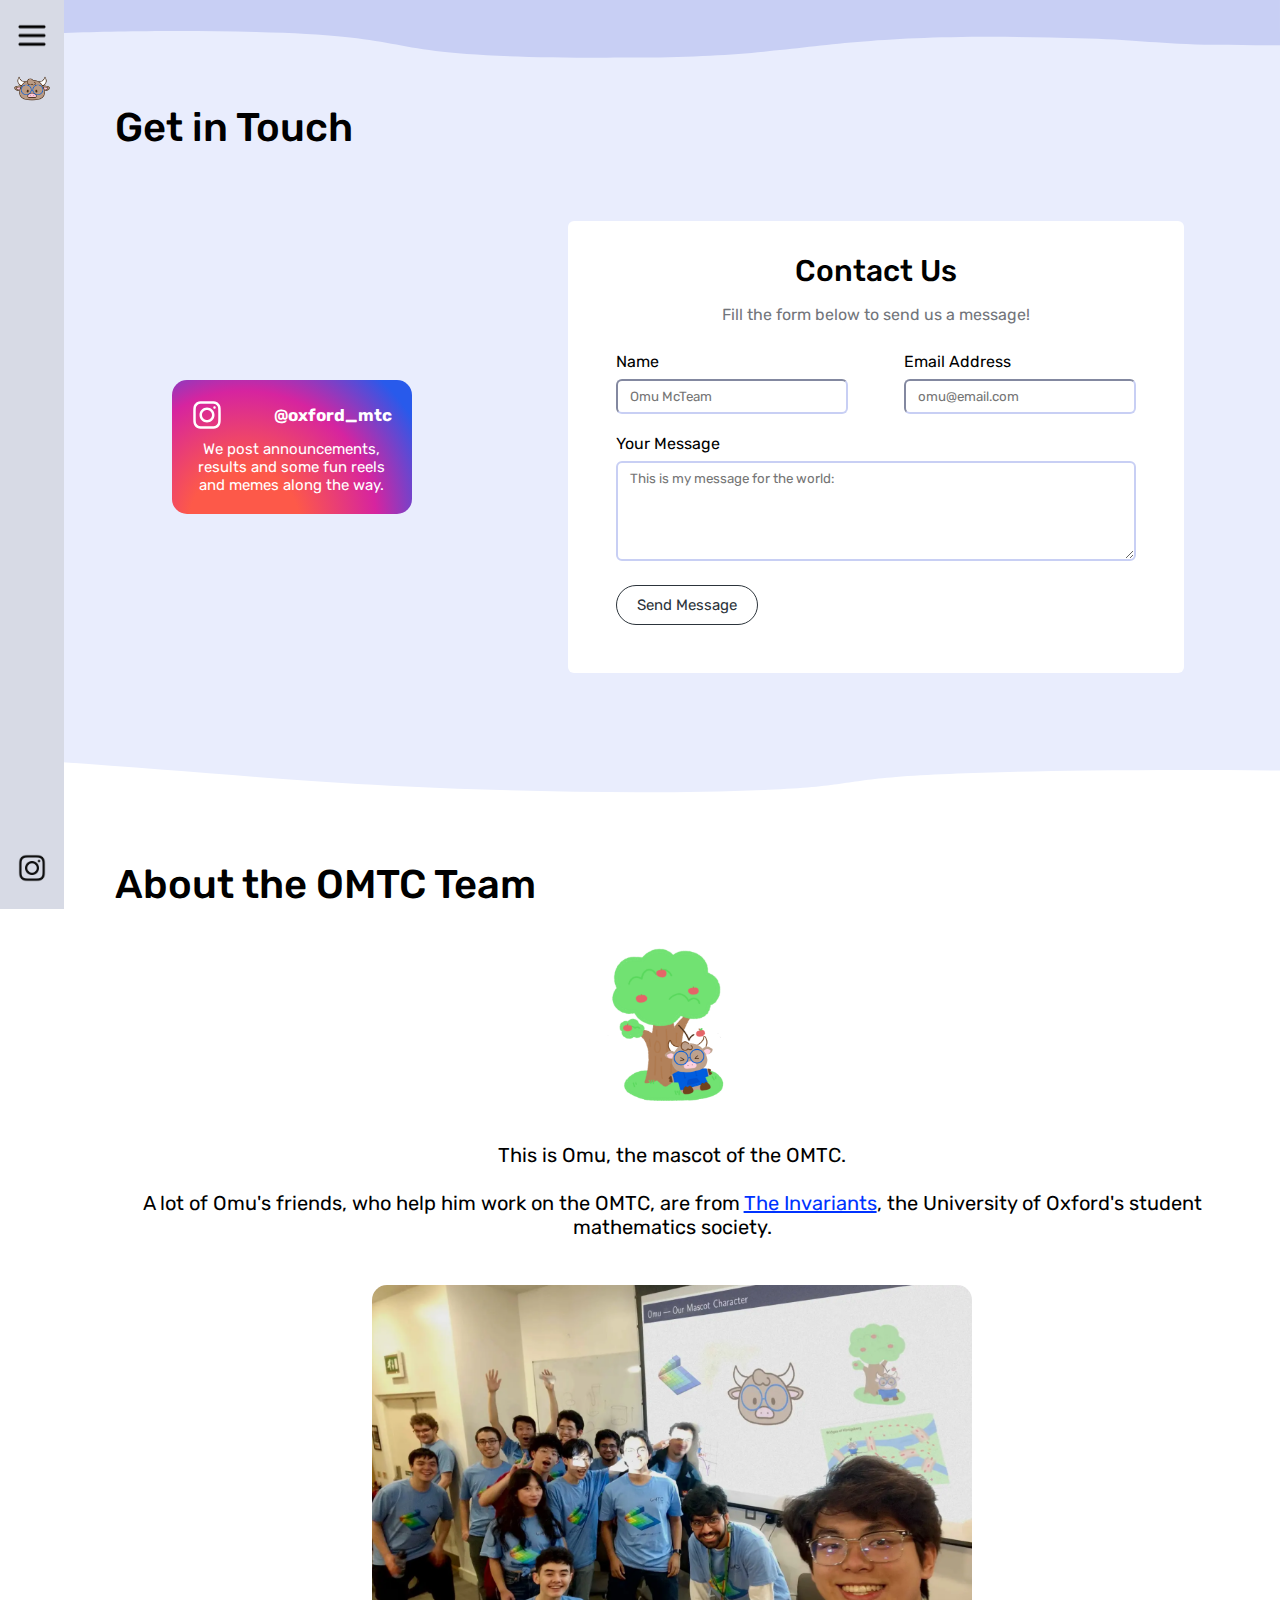
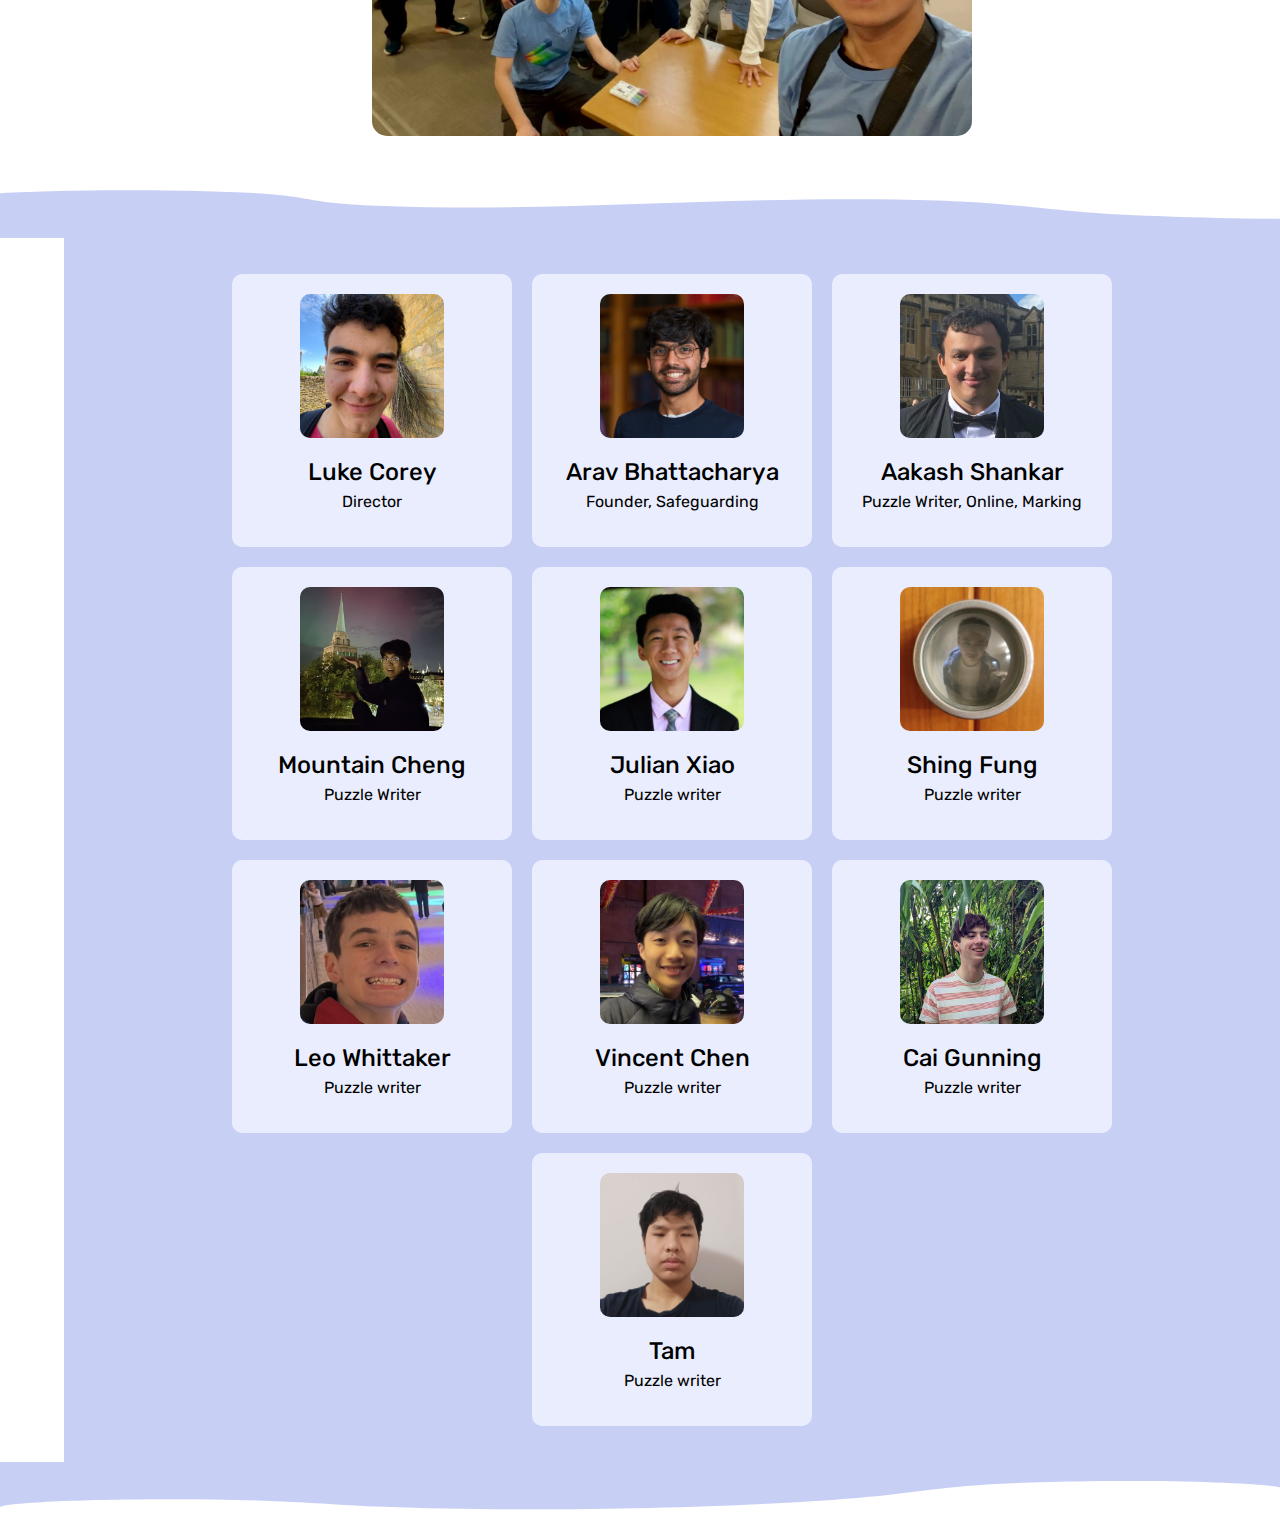
<file: about.html>
<!DOCTYPE html>
<html>
<head>
<title>OMTC - About the Team</title>
<meta name="viewport" content="width=device-width, initial-scale=1.0, maximum-scale=3.0, minimum-scale=0.1">

<link rel="preconnect" href="https://fonts.googleapis.com">
<link rel="preconnect" href="https://fonts.gstatic.com" crossorigin>
<link href="https://fonts.googleapis.com/css2?family=Rubik:ital,wght@0,300..900;1,300..900&display=swap" rel="stylesheet">
<link rel="apple-touch-icon" sizes="180x180" href="assets/favicons/apple-touch-icon.png">
<link rel="icon" type="image/png" sizes="32x32" href="assets/favicons/favicon-32x32.png">
<link rel="icon" type="image/png" sizes="16x16" href="assets/favicons/favicon-16x16.png">
<link rel="manifest" href="assets/favicons/site.webmanifest">

<link rel="stylesheet" type="text/css" href="style.css">
<link rel="stylesheet" type="text/css" href="navbar.css">
<link rel="stylesheet" type="text/css" href="about.css">

<script>
  (function(w,d,e,u,f,l,n){w[f]=w[f]||function(){(w[f].q=w[f].q||[])
  .push(arguments);},l=d.createElement(e),l.async=1,l.src=u,
  n=d.getElementsByTagName(e)[0],n.parentNode.insertBefore(l,n);})
  (window,document,'script','https://assets.mailerlite.com/js/universal.js','ml');
  ml('account', '1745624');
</script>
</head>
<body>

<div id="long-sidenav">
  <div class="sidenav-header">
      <img src="assets/logowhite.png" loading="eager" class="sitelogo">
      <button id="closeit"><img src="assets/cross.png" class="omuicon"></button> 
  </div>
  
  <div class="sidenav-links">
      <a href="/">Home</a>
      <a href="register">Register</a>
      <a href="prepare">Prepare</a>
      <a href="results">Past Contests</a>
      <a class="active" href="about">About Us</a>
  </div>

  <img id="omubridges" loading="eager" src="assets/omubridges.png">
</div>

<div id="short-sidenav">
  <div class="sidenav-header">
      <button id="hamburger"><img src="assets/hamburger.png" class="omuicon"></button> 
      <a href="/"><img src="assets/favicons/android-chrome-512x512.png" class="omuicon"></a>
  </div>  
  
  <div class="sidenav-links">
      <a href="https://www.instagram.com/oxford_mtc/"><img src="assets/instagram.png" class="socials"></a>
  </div>
</div>

<div id="content">
  <img src="assets/waves12.svg" class="section-transition">
  <div id="contact-details">
    <h1>Get in Touch</h1>
    <div class="sidebyside">
    <div id="contact-boxes">
      <a class="social-box" id="ig" href="https://www.instagram.com/oxford_mtc/">
        <div class="wrap">
            <img src="assets/instagram-white.svg" class="socials">
            <h3>@oxford_mtc</h3>
        </div>  
        <p>We post announcements, results and some fun reels and memes along the way.</p>
      </a>
    </div>

    <div style="width: 100%;">
      <div style="margin-left: auto; margin-right: auto; margin-top: 2.5rem; margin-bottom: 2.5rem; max-width: 36rem; border-radius: 0.375rem; background-color: rgb(255,255,255); padding: 1.25rem;">
        <div style="text-align: center;">
          <h1 style="margin-top: 0.75rem; margin-bottom: 0.75rem; font-size: 1.875rem; line-height: 2.25rem; font-weight: 500;">
            Contact Us
          </h1>
          <p style="color: rgb(114, 117, 123);">
            Fill the form below to send us a message!
          </p>
        </div>
        <div style="margin: 1.75rem;">
          <form action="https://api.web3forms.com/submit" method="POST" id="form" class="needs-validation" novalidate>
            <input type="hidden" name="access_key" value="76b1ec63-99ef-4b24-bb5a-cd5f0ca6961f" />
            <input type="hidden" name="subject" value="OMTC Contact Form Submission" />
            <input type="checkbox" name="botcheck" id="" style="display: none;" />

            <div class="sidebyside">
              <div>
                <label for="fname">Name</label>
                <input type="text" name="name" id="first_name" placeholder="Omu McTeam" required class="form-input" />
                <div class="empty-feedback invalid-feedback reasonably-angry">
                  Please provide your name.
                </div>
              </div>
              <div>
                <label for="email" style="margin-bottom: 0.5rem;">Email Address</label>
                <input type="email" name="email" id="email" placeholder="omu@email.com" required class="form-input" />
                <div class="empty-feedback reasonably-angry">
                  Please provide your email address.
                </div>
                <div class="invalid-feedback reasonably-angry">
                  Please provide a valid email address.
                </div>
              </div>
            </div>
            <div style="margin-bottom: 1.25rem;">
              <label for="message">Your Message</label>
              <textarea rows="5" name="message" id="message" placeholder="This is my message for the world:" class="form-input" required></textarea>
              <div class="empty-feedback invalid-feedback reasonably-angry">
                Please enter your message.
              </div>
            </div>
            <div style="margin-bottom: 1.25rem;">
              <button type="submit" class="buttonlink">
                Send Message
              </button>
            </div>
            <p style="text-align: center; font-size: 1rem; line-height: 1.5rem; color: rgb(156,163,175);" id="result"></p>
          </form>
        </div>
      </div>
    </div>
    <script src="form.js"></script>
  </div>
  </div>

  <img src="assets/waves13.svg" class="section-transition">
  <div id="about-content"> 
    <h1>About the OMTC Team</h1>
    <div id="about-description">
      <img id="omutree" src="assets/omu_apple.png" class="responsiveleft">
      <p>This is Omu, the mascot of the OMTC.<br><br>A lot of Omu's friends, who help him work on the OMTC, are from <a class="glink" href="https://www.invariants.org.uk/" target="_blank">The Invariants</a>, the University of Oxford's student mathematics society.</p>
      <img src="assets/OMTC.webp" class="fullteamphoto">
    </div>
  </div>
  <img src="assets/waves14.svg" class="section-transition">
  <div class="flex-container">
    <div>
      <img src="assets/photos/luke.jpg" class="teamphoto">
      <h2>Luke Corey</h2>
      <p>Director</p>
    </div>
    <div>
      <img src="assets/photos/arav.jpg" class="teamphoto">
      <h2>Arav Bhattacharya</h2>
      <p>Founder, Safeguarding</p>
    </div>
    <div>
      <img src="assets/photos/aakash.jpg" class="teamphoto">
      <h2>Aakash Shankar</h2>
      <p>Puzzle Writer, Online, Marking</p>
    </div>
    <div>
      <img src="assets/photos/mountain.jpg" class="teamphoto">
      <h2>Mountain Cheng</h2>
      <p>Puzzle Writer</p>
    </div>
    <div>
      <img src="assets/photos/julian.jpg" class="teamphoto">
      <h2>Julian Xiao</h2>
      <p>Puzzle writer</p>
    </div>
    <div>
      <img src="assets/photos/csf.jpeg" class="teamphoto">
      <h2>Shing Fung</h2>
      <p>Puzzle writer</p>
    </div>
    <div>
      <img src="assets/photos/leo.jpeg" class="teamphoto">
      <h2>Leo Whittaker</h2>
      <p>Puzzle writer</p>
    </div>
    <div>
      <img src="assets/photos/vincent.jpeg" class="teamphoto">
      <h2>Vincent Chen</h2>
      <p>Puzzle writer</p>
    </div>
    <div>
      <img src="assets/photos/cai.jpg" class="teamphoto">
      <h2>Cai Gunning</h2>
      <p>Puzzle writer</p>
    </div>
    <div>
      <img src="assets/photos/tam.jpg" class="teamphoto">
      <h2>Tam</h2>
      <p>Puzzle writer</p>
    </div>
  </div>
  <img src="assets/waves15.svg" class="section-transition">
</div>
<script src="script.js"></script>

</body>
</html>
</file>
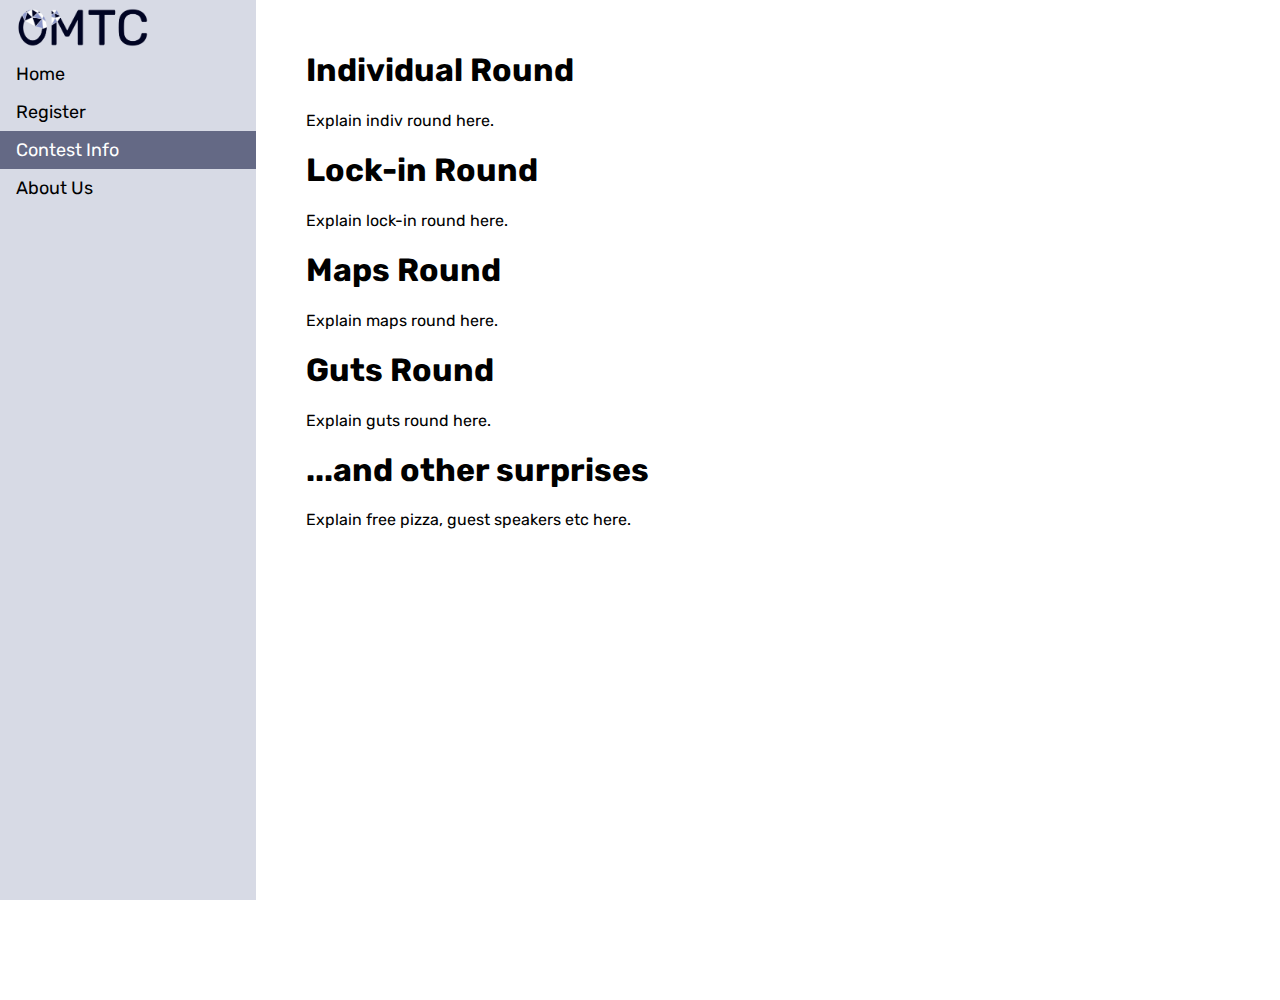
<file: contestinfo.html>
<!DOCTYPE html>
<html>
<head>
<title>OMTC - Contest Info</title>
<meta name="viewport" content="width=device-width, initial-scale=1.0">
<link rel="stylesheet" type="text/css" href="Untitled-1.css">
<link rel="preconnect" href="https://fonts.googleapis.com">
<link rel="preconnect" href="https://fonts.gstatic.com" crossorigin>
<link href="https://fonts.googleapis.com/css2?family=Rubik:ital,wght@0,300..900;1,300..900&display=swap" rel="stylesheet">
<link rel="apple-touch-icon" sizes="180x180" href="assets/favicons/apple-touch-icon.png">
<link rel="icon" type="image/png" sizes="32x32" href="assets/favicons/favicon-32x32.png">
<link rel="icon" type="image/png" sizes="16x16" href="assets/favicons/favicon-16x16.png">
<link rel="manifest" href="assets/favicons/site.webmanifest">
</head>
<body>

<ul class="sidenav">
  <li><img src="assets/logowhite.png" class="sitelogo"></li>
  <li><a href="index.html">Home</a></li>
  <li><a href="register.html">Register</a></li>
  <li><a class="active" href="contestinfo.html">Contest Info</a></li>
  <li><a href="about.html">About Us</a></li>
</ul>

<div class="content">
    <div style="padding: 30px 50px;">
    <div id="individual">
        <h1>Individual Round</h1>
        <p>Explain indiv round here.</p>
    </div>
    <div id="lockin">
        <h1>Lock-in Round</h1>
        <p>Explain lock-in round here.</p>
    </div>
    <div id="maps">
        <h1>Maps Round</h1>
        <p>Explain maps round here.</p>
    </div>
    <div id="guts">
        <h1>Guts Round</h1>
        <p>Explain guts round here.</p>
    </div>
    <div id="otherevents">
        <h1>...and other surprises</h1>
        <p>Explain free pizza, guest speakers etc here.</p>
    </div>
    </div>
</div>

</body>
</html>
</file>
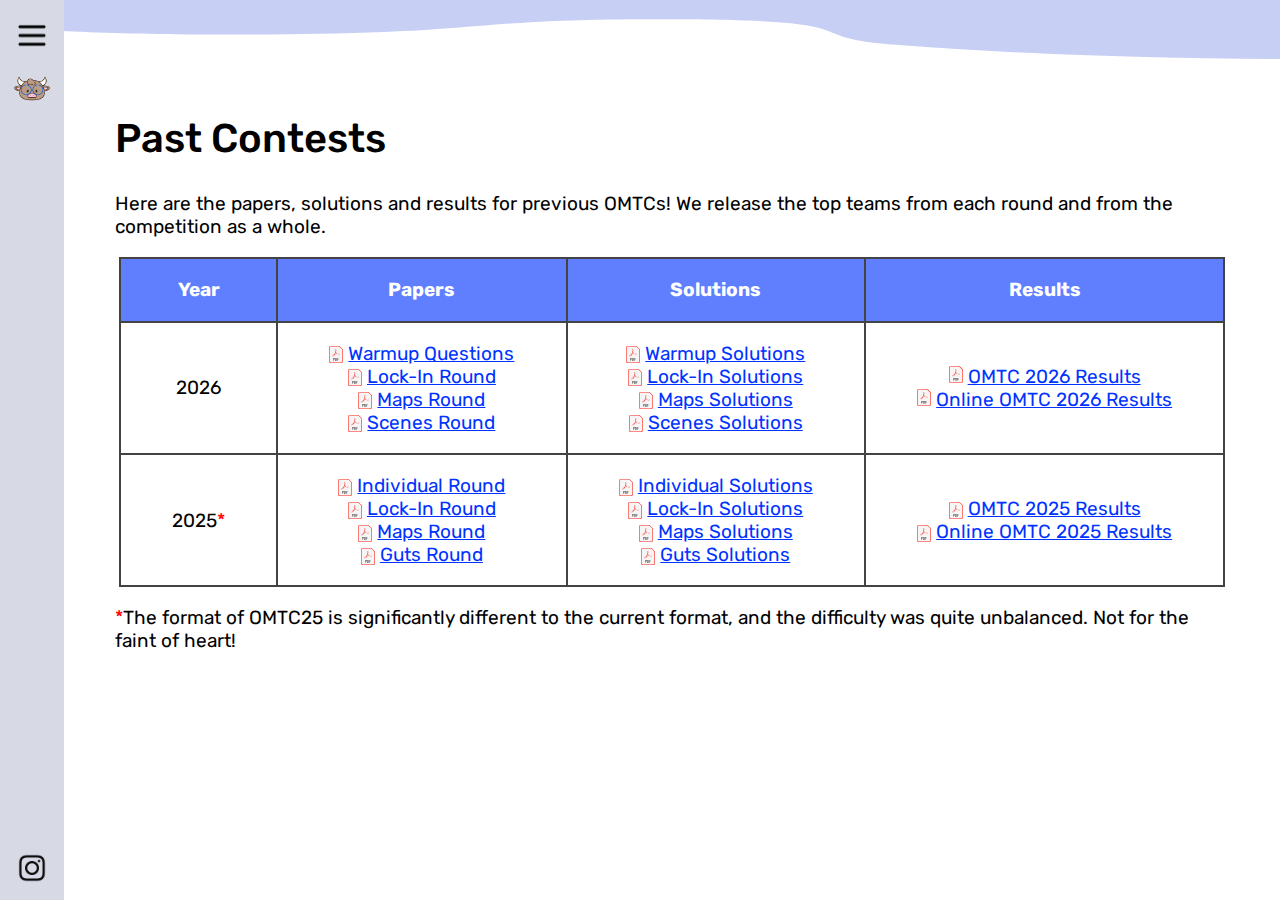
<file: past-contests.html>
<!DOCTYPE html>
<html>
<head>
<title>OMTC - Past Contests</title>
<meta name="viewport" content="width=device-width, initial-scale=1.0">
<link rel="preconnect" href="https://fonts.googleapis.com">
<link rel="preconnect" href="https://fonts.gstatic.com" crossorigin>
<link href="https://fonts.googleapis.com/css2?family=Rubik:ital,wght@0,300..900;1,300..900&display=swap" rel="stylesheet">
<link rel="apple-touch-icon" sizes="180x180" href="assets/favicons/apple-touch-icon.png">
<link rel="icon" type="image/png" sizes="32x32" href="assets/favicons/favicon-32x32.png">
<link rel="icon" type="image/png" sizes="16x16" href="assets/favicons/favicon-16x16.png">
<link rel="manifest" href="assets/favicons/site.webmanifest">

<link rel="stylesheet" type="text/css" href="style.css?v=1.1">
<link rel="stylesheet" type="text/css" href="navbar.css?v=1.1">
<link rel="stylesheet" type="text/css" href="past-contests.css?v=1.1">

<script>
    (function(w,d,e,u,f,l,n){w[f]=w[f]||function(){(w[f].q=w[f].q||[])
    .push(arguments);},l=d.createElement(e),l.async=1,l.src=u,
    n=d.getElementsByTagName(e)[0],n.parentNode.insertBefore(l,n);})
    (window,document,'script','https://assets.mailerlite.com/js/universal.js','ml');
    ml('account', '1745624');
</script>
</head>
<body>

<div id="long-sidenav">
    <div class="sidenav-header">
        <img src="assets/logowhite.png" loading="eager" class="sitelogo">
        <button id="closeit"><img src="assets/cross.png" class="omuicon"></button>
    </div>
    
    <div class="sidenav-links">
        <a href="/">Home</a>
        <a href="register">Register</a>
        <a href="prepare">Prepare</a>
        <a class="active" href="past-contests">Past Contests</a>
        <a href="about">About Us</a>
    </div>

    <img id="omubridges" loading="eager" src="assets/omubridges.png">
</div>

<div id="short-sidenav">
    <div class="sidenav-header">
        <button id="hamburger"><img src="assets/hamburger.png" class="omuicon"></button> 
        <a href="/"><img src="assets/favicons/android-chrome-512x512.png" class="omuicon"></a>
    </div>  
    
    <div class="sidenav-links">
        <a href="https://www.instagram.com/oxford_mtc/"><img src="assets/instagram.png" class="socials"></a>
    </div>
</div>

<div id="content">
    <img src="assets/waves9.svg" class="section-transition">
    <div id="results">
        <h1>Past Contests</h1>
        <p>Here are the papers, solutions and results for previous OMTCs! We release the top teams from each round and from the competition as a whole.
        <div class="table-wrapper">
            <table class="pdftable">
                <tr>
                    <th>Year</th><th>Papers</th><th>Solutions</th><th>Results</th>
                </tr>
                <tr>
                    <td>2026</td>
                    <td><div><img src="assets/PDF_file_icon.svg" class="icon"> <a href='/docs/omtc26/26_warmup_questions.pdf' target="_blank" class="glink">Warmup Questions</a></div>
                        <div><img src="assets/PDF_file_icon.svg" class="icon"> <a href='/docs/omtc26/26_lockin_questions.pdf' target="_blank" class="glink">Lock-In Round</a></div>
                        <div><img src="assets/PDF_file_icon.svg" class="icon"> <a href='/docs/omtc26/26_maps_questions.pdf' target="_blank" class="glink">Maps Round</a></div>
                        <div><img src="assets/PDF_file_icon.svg" class="icon"> <a href='/docs/omtc26/26_scenes_questions.pdf' target="_blank" class="glink">Scenes Round</a></div>
                    </td>
                    <td><div><img src="assets/PDF_file_icon.svg" class="icon"> <a href='/docs/omtc26/26_warmup_solutions.pdf' target="_blank" class="glink">Warmup Solutions</a></div>
                        <div><img src="assets/PDF_file_icon.svg" class="icon"> <a href='/docs/omtc26/26_lockin_solutions.pdf' target="_blank" class="glink">Lock-In Solutions</a></div>
                        <div><img src="assets/PDF_file_icon.svg" class="icon"> <a href='/docs/omtc26/26_maps_solutions.pdf' target="_blank" class="glink">Maps Solutions</a></div>
                        <div><img src="assets/PDF_file_icon.svg" class="icon"> <a href='/docs/omtc26/26_scenes_solutions.pdf' target="_blank" class="glink">Scenes Solutions</a></div>
                    </td>
                    <td>
                        <div><img src="assets/PDF_file_icon.svg"> <a href='/docs/omtc26/26_results.pdf' target="_blank" class="glink">OMTC 2026 Results</a></div>
                        <div><img src="assets/PDF_file_icon.svg"> <a href='/docs/omtc26/26_online_results.pdf' target="_blank" class="glink">Online OMTC 2026 Results</a></div>
                    </td>
                </tr>
                <tr>
                    <td>2025<span style="color: red;">*</span></td>
                    <td><div><img src="assets/PDF_file_icon.svg" class="icon"> <a href='/docs/omtc25/25_individual_questions.pdf' target="_blank" class="glink">Individual Round</a></div>
                        <div><img src="assets/PDF_file_icon.svg" class="icon"> <a href='/docs/omtc25/25_lockin_questions.pdf' target="_blank" class="glink">Lock-In Round</a></div>
                        <div><img src="assets/PDF_file_icon.svg" class="icon"> <a href='/docs/omtc25/25_maps_questions.pdf' target="_blank" class="glink">Maps Round</a></div>
                        <div><img src="assets/PDF_file_icon.svg" class="icon"> <a href='/docs/omtc25/25_guts_questions.pdf' target="_blank" class="glink">Guts Round</a></div>
                    </td>
                    <td><div><img src="assets/PDF_file_icon.svg" class="icon"> <a href='/docs/omtc25/25_individual_solutions.pdf' target="_blank" class="glink">Individual Solutions</a></div>
                        <div><img src="assets/PDF_file_icon.svg" class="icon"> <a href='/docs/omtc25/25_lockin_solutions.pdf' target="_blank" class="glink">Lock-In Solutions</a></div>
                        <div><img src="assets/PDF_file_icon.svg" class="icon"> <a href='/docs/omtc25/25_maps_solutions.pdf' target="_blank" class="glink">Maps Solutions</a></div>
                        <div><img src="assets/PDF_file_icon.svg" class="icon"> <a href='/docs/omtc25/25_guts_solutions.pdf' target="_blank" class="glink">Guts Solutions</a></div>
                    </td>
                    <td><div><img src="assets/PDF_file_icon.svg" class="icon"> <a href='/docs/omtc25/25_results.pdf' target="_blank" class="glink">OMTC 2025 Results</a></div>
                        <div><img src="assets/PDF_file_icon.svg" class="icon"> <a href='/docs/omtc25/25_online_results.pdf' target="_blank" class="glink">Online OMTC 2025 Results</a></div>
                    </td>
                </tr>
            </table>
        </div>
        <p><span style="color: red;">*</span>The format of OMTC25 is significantly different to the current format, and the difficulty was quite unbalanced. Not for the faint of heart!</p>
    </div>
    <!-- <img id="result-bottom" src="assets/waves5.svg" class="section-transition"> -->
</div>
<script src="script.js"></script>

</body>
</html>
</file>
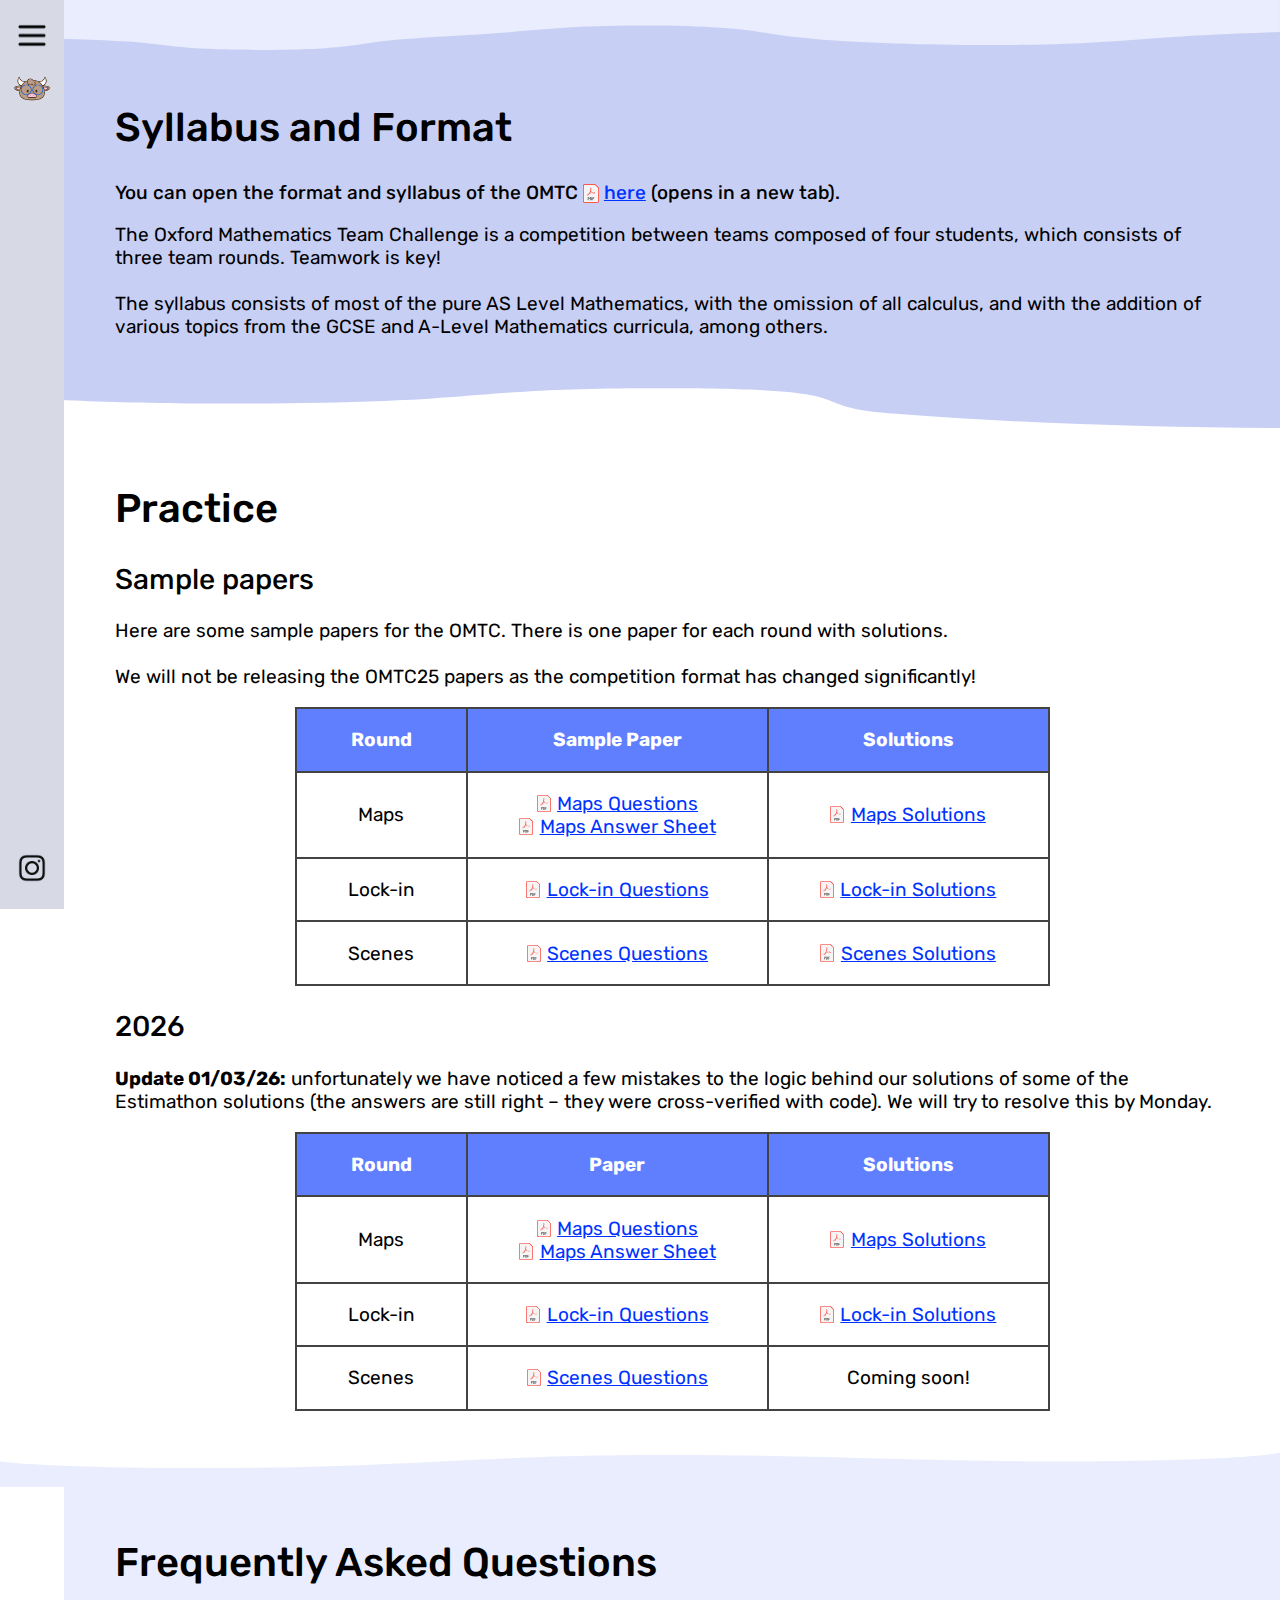
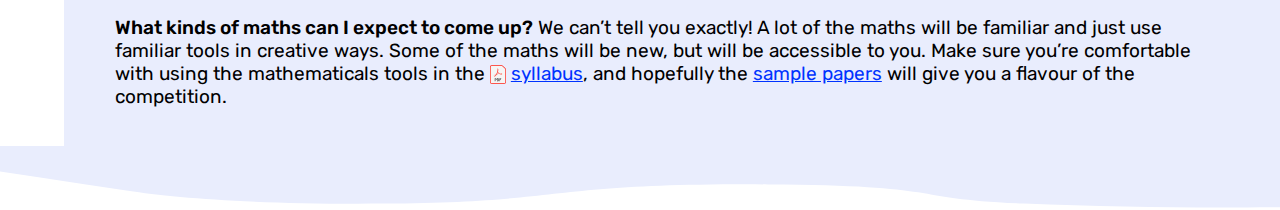
<file: prepare.html>
<!DOCTYPE html>
<html>
<head>
<title>OMTC - Prepare</title>
<meta name="viewport" content="width=device-width, initial-scale=1.0">
<link rel="stylesheet" type="text/css" href="style.css">
<link rel="stylesheet" type="text/css" href="navbar.css">
<link rel="stylesheet" type="text/css" href="prepare.css">
<link rel="preconnect" href="https://fonts.googleapis.com">
<link rel="preconnect" href="https://fonts.gstatic.com" crossorigin>
<link href="https://fonts.googleapis.com/css2?family=Rubik:ital,wght@0,300..900;1,300..900&display=swap" rel="stylesheet">
<link rel="apple-touch-icon" sizes="180x180" href="assets/favicons/apple-touch-icon.png">
<link rel="icon" type="image/png" sizes="32x32" href="assets/favicons/favicon-32x32.png">
<link rel="icon" type="image/png" sizes="16x16" href="assets/favicons/favicon-16x16.png">
<link rel="manifest" href="assets/favicons/site.webmanifest">

<link rel="stylesheet" type="text/css" href="style.css">
<link rel="stylesheet" type="text/css" href="navbar.css">
<link rel="stylesheet" type="text/css" href="prepare.css">

<script>
    (function(w,d,e,u,f,l,n){w[f]=w[f]||function(){(w[f].q=w[f].q||[])
    .push(arguments);},l=d.createElement(e),l.async=1,l.src=u,
    n=d.getElementsByTagName(e)[0],n.parentNode.insertBefore(l,n);})
    (window,document,'script','https://assets.mailerlite.com/js/universal.js','ml');
    ml('account', '1745624');
</script>
</head>
<body>

<div id="long-sidenav">
    <div class="sidenav-header">
        <img src="assets/logowhite.png" loading="eager" class="sitelogo">
        <button id="closeit"><img src="assets/cross.png" class="omuicon"></button></li> 
    </div>
    
    <div class="sidenav-links">
        <a href="/">Home</a></li>
        <a href="register">Register</a></li>
        <a class="active" href="prepare">Prepare</a></li>
        <a href="about">About Us</a></li>
    </div>

    <img id="omubridges" loading="eager" src="assets/omubridges.png">
</div>

<div id="short-sidenav">
    <div class="sidenav-header">
        <button id="hamburger"><img src="assets/hamburger.png" class="omuicon"></button> 
        <a href="/"><img src="assets/favicons/android-chrome-512x512.png" class="omuicon"></a>
    </div>  
    
    <div class="sidenav-links">
        <a href="https://www.instagram.com/oxford_mtc/"><img src="assets/instagram.png" class="socials"></a>
    </div>
</div>

<div id="content">
    <img src="assets/waves8.svg" class="section-transition">
    <div id="syllabus-and-format">
        <h1>Syllabus and Format</h1>
        <p style="font-weight: 450">You can open the format and syllabus of the OMTC <img src="assets/PDF_file_icon.svg" class="icon"> <a class="glink" href="docs/syllabus-and-format.pdf" target="_blank">here</a> (opens in a new tab).</p>
        <p>The Oxford Mathematics Team Challenge is a competition between teams composed of four students, which consists of three team rounds. Teamwork is key!
        <br><br>The syllabus consists of most of the pure AS Level Mathematics, with the omission of all calculus, and with the addition of various topics from the GCSE and A-Level Mathematics curricula, among others. 
        </p>
    </div>
    <img src="assets/waves9.svg" class="section-transition">
    <div id="practice">
        <h1>Practice</h1>
        <h2>Sample papers</h2>
        <p>Here are some sample papers for the OMTC. There is one paper for each round with solutions.<br><br>
        We will not be releasing the OMTC25 papers as the competition format has changed significantly!</p>
        
        <div id="sample-table">
            <table>
                <tr>
                    <th>Round</th><th>Sample Paper</th><th>Solutions</th>
                </tr>
                <tr>
                    <td>Maps</td><td><div><img src="assets/PDF_file_icon.svg" class="icon"> <a href='/docs/sample/sample_maps_questions.pdf' target="_blank" class="glink">Maps Questions</a></div><div><img src="assets/PDF_file_icon.svg"> <a href='/docs/sample/sample_maps_answersheet.pdf' target="_blank" class="glink">Maps Answer Sheet</a></div></td><td><div><img src="assets/PDF_file_icon.svg"> <a href='/docs/sample/sample_maps_solutions.pdf' target="_blank" class="glink">Maps Solutions</a></div></td>
                </tr>
                <tr>
                    <td>Lock-in</td><td><div><img src="assets/PDF_file_icon.svg" class="icon"> <a href='/docs/sample/sample_lockin_questions.pdf' target="_blank" class="glink">Lock-in Questions</a></div></td><td><div><img src="assets/PDF_file_icon.svg"> <a href='/docs/sample/sample_lockin_solutions.pdf' target="_blank" class="glink">Lock-in Solutions</a></div></td>
                </tr>
                <tr>
                    <td>Scenes</td><td><div><img src="assets/PDF_file_icon.svg" class="icon"> <a href='/docs/sample/sample_scenes_questions.pdf' target="_blank" class="glink">Scenes Questions</a></div></td><td><div><img src="assets/PDF_file_icon.svg"> <a href='/docs/sample/sample_scenes_solutions.pdf' target="_blank" class="glink">Scenes Solutions</a></div></td>
                </tr>
            </table>
        </div>

        <h2>2026</h2>
       
        <p><b>Update 01/03/26:</b> unfortunately we have noticed a few mistakes to the logic behind our solutions of some of the Estimathon solutions (the answers are still right – they were cross-verified with code). We will try to resolve this by Monday.</p>

        <div id="2026-table">
            <table>
                <tr>
                    <th>Round</th><th>Paper</th><th>Solutions</th>
                </tr>
                <tr>
                    <td>Maps</td><td><div><img src="assets/PDF_file_icon.svg" class="icon"> <a href='/docs/26/26_maps_questions.pdf' target="_blank" class="glink">Maps Questions</a></div><div><img src="assets/PDF_file_icon.svg"> <a href='/docs/26/26_maps_answersheet.pdf' target="_blank" class="glink">Maps Answer Sheet</a></div></td><td><div><img src="assets/PDF_file_icon.svg"> <a href='/docs/26/26_maps_solutions.pdf' target="_blank" class="glink">Maps Solutions</a></div></td>
                </tr>
                <tr>
                    <td>Lock-in</td><td><div><img src="assets/PDF_file_icon.svg" class="icon"> <a href='/docs/26/26_lockin_questions.pdf' target="_blank" class="glink">Lock-in Questions</a></div></td><td><div><img src="assets/PDF_file_icon.svg"> <a href='/docs/26/26_lockin_solutions.pdf' target="_blank" class="glink">Lock-in Solutions</a></div></td>
                </tr>
                <tr>
                    <td>Scenes</td><td><div><img src="assets/PDF_file_icon.svg" class="icon"> <a href='/docs/26/26_scenes_questions.pdf' target="_blank" class="glink">Scenes Questions</a></div></td><td><div>Coming soon!</div></td>
                </tr>
            </table>
        </div>
    </div>
    <img src="assets/waves10.svg" class="section-transition">
    <div id="faq">
        <h1>Frequently Asked Questions</h1>
        <mark class="question">What kinds of maths can I expect to come up?</mark> We can’t tell you exactly! A lot of the maths will be familiar and just use familiar tools in creative ways. Some of the maths will be new, but will be accessible to you. Make sure you’re comfortable with using the mathematicals tools in the <img src="assets/PDF_file_icon.svg" class="icon"> <a class="glink" href="docs/syllabus-and-format.pdf" target="_blank">syllabus</a>, and hopefully the <a class="glink" href="prepare#practice">sample papers</a> will give you a flavour of the competition.
    </div>
    <img src="assets/waves11.svg" class="section-transition">
</div>
<script src="script.js"></script>

</body>
</html>
</file>
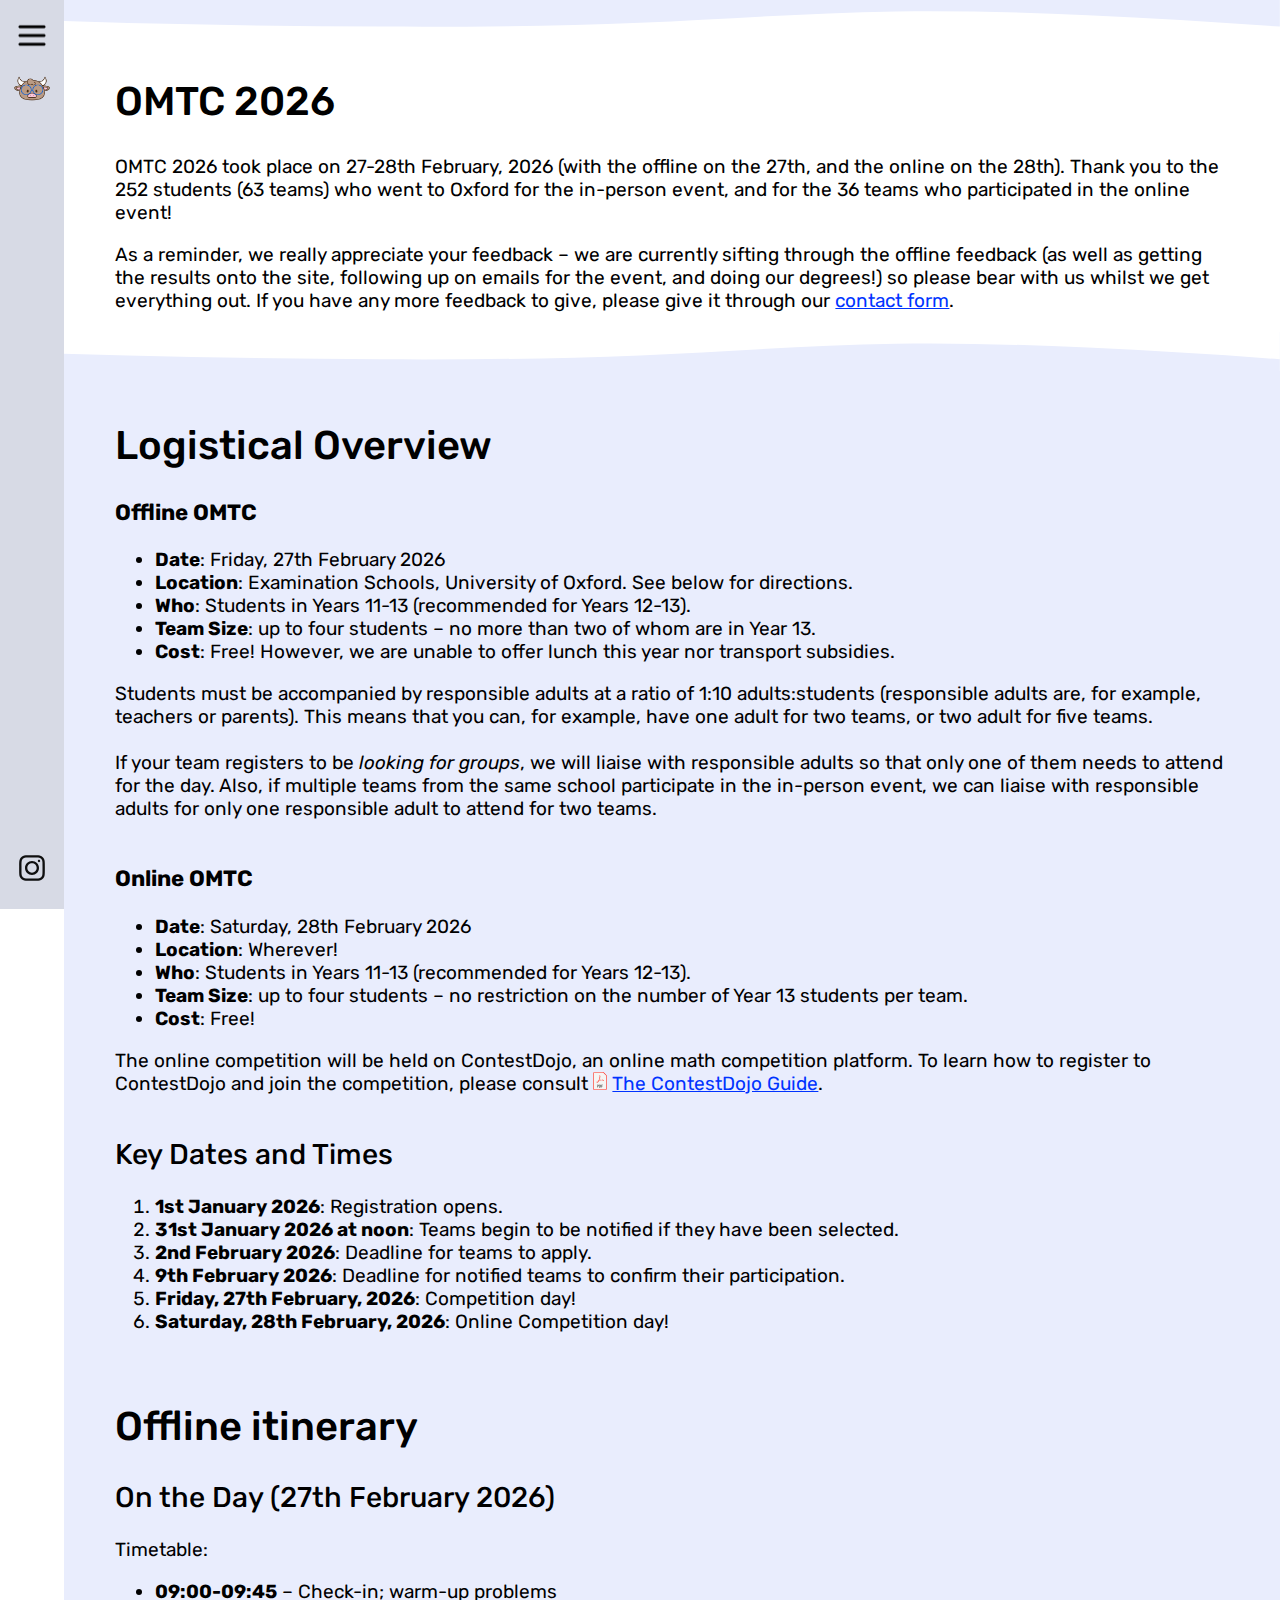
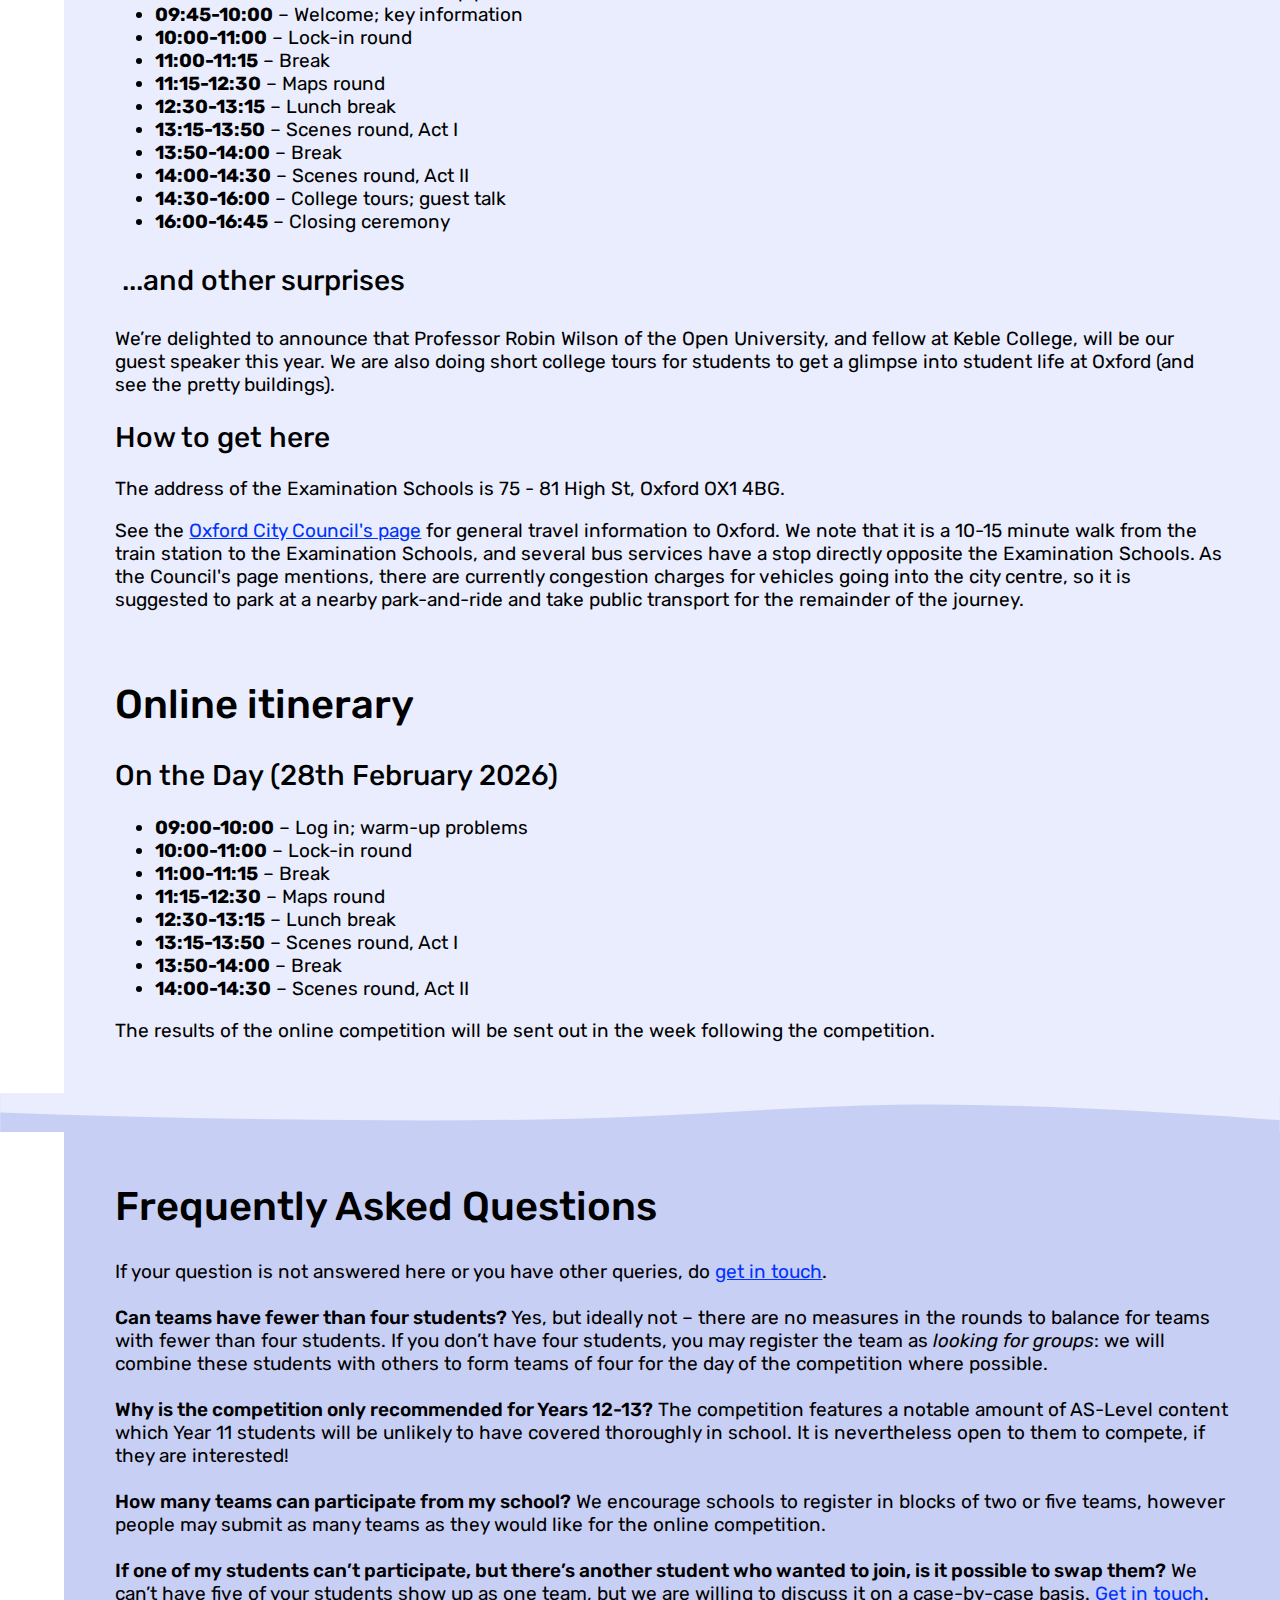
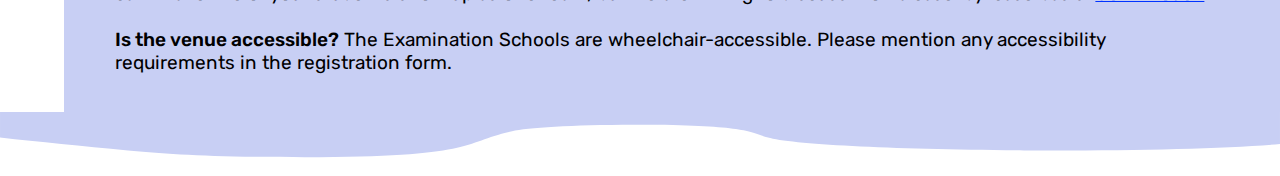
<file: register.html>
<!DOCTYPE html>
<html>
<head>
<title>OMTC - Register</title>
<meta name="viewport" content="width=device-width, initial-scale=1.0">
<link rel="preconnect" href="https://fonts.googleapis.com">
<link rel="preconnect" href="https://fonts.gstatic.com" crossorigin>
<link href="https://fonts.googleapis.com/css2?family=Rubik:ital,wght@0,300..900;1,300..900&display=swap" rel="stylesheet">
<link rel="apple-touch-icon" sizes="180x180" href="assets/favicons/apple-touch-icon.png">
<link rel="icon" type="image/png" sizes="32x32" href="assets/favicons/favicon-32x32.png">
<link rel="icon" type="image/png" sizes="16x16" href="assets/favicons/favicon-16x16.png">
<link rel="manifest" href="assets/favicons/site.webmanifest">

<link rel="stylesheet" type="text/css" href="style.css">
<link rel="stylesheet" type="text/css" href="navbar.css">
<link rel="stylesheet" type="text/css" href="register.css">

<script>
    (function(w,d,e,u,f,l,n){w[f]=w[f]||function(){(w[f].q=w[f].q||[])
    .push(arguments);},l=d.createElement(e),l.async=1,l.src=u,
    n=d.getElementsByTagName(e)[0],n.parentNode.insertBefore(l,n);})
    (window,document,'script','https://assets.mailerlite.com/js/universal.js','ml');
    ml('account', '1745624');
</script>
</head>
<body>

<div id="long-sidenav">
    <div class="sidenav-header">
        <img src="assets/logowhite.png" loading="eager" class="sitelogo">
        <button id="closeit"><img src="assets/cross.png" class="omuicon"></button></li> 
    </div>
    
    <div class="sidenav-links">
        <a href="/">Home</a></li>
        <a class="active" href="register">Register</a></li>
        <a href="prepare">Prepare</a></li>
        <a href="about">About Us</a></li>
    </div>

    <img id="omubridges" loading="eager" src="assets/omubridges.png">
</div>

<div id="short-sidenav">
    <div class="sidenav-header">
        <button id="hamburger"><img src="assets/hamburger.png" class="omuicon"></button> 
        <a href="/"><img src="assets/favicons/android-chrome-512x512.png" class="omuicon"></a>
    </div>  
    
    <div class="sidenav-links">
        <a href="https://www.instagram.com/oxford_mtc/"><img src="assets/instagram.svg" class="socials"></a>
    </div>
</div>

<div id="content">
    <img src="assets/waves4.svg" class="section-transition">
    <div id="register-content">
        <h1>OMTC 2026</h1>
        <p>OMTC 2026 took place on 27-28th February, 2026 (with the offline on the 27th, and the online on the 28th). Thank you to the 252 students (63 teams) who went to Oxford for the in-person event, and for the 36 teams who participated in the online event!</p>

        <p>As a reminder, we really appreciate your feedback – we are currently sifting through the offline feedback (as well as getting the results onto the site, following up on emails for the event, and doing our degrees!) so please bear with us whilst we get everything out. If you have any more feedback to give, please give it through our <a href='/about' target="_blank" class="glink">contact form</a>.</p>
    </div>

    <img src="assets/waves5.svg" class="section-transition">
    <div id="logistics">
        <h1>Logistical Overview</h1>
        <h3>Offline OMTC</h3>
        <ul>
            <li><b>Date</b>: Friday, 27th February 2026</li>
            <li><b>Location</b>: Examination Schools, University of Oxford. See below for directions.</li>
            <li><b>Who</b>: Students in Years 11-13 (recommended for Years 12-13).</li>
            <li><b>Team Size</b>: up to four students – no more than two of whom are in Year 13.</li>
            <li><b>Cost</b>: Free! However, we are unable to offer lunch this year nor transport subsidies.</li>
        </ul>
        Students must be accompanied by responsible adults at a ratio of 1:10 adults:students (responsible adults are, for example, teachers or parents). This means that you can, for example, have one adult for two teams, or two adult for five teams.<br><br>
        
        If your team registers to be <i>looking for groups</i>, we will liaise with responsible adults so that only one of them needs to attend for the day. Also, if multiple teams from the same school participate in the in-person event, we can liaise with responsible adults for only one responsible adult to attend for two teams. 
        <br><br>
        <h3>Online OMTC</h3>
        <ul>
            <li><b>Date</b>: Saturday, 28th February 2026</li>
            <li><b>Location</b>: Wherever!</li>
            <li><b>Who</b>: Students in Years 11-13 (recommended for Years 12-13).</li>
            <li><b>Team Size</b>: up to four students – no restriction on the number of Year 13 students per team.</li>
            <li><b>Cost</b>: Free!</li>
        </ul>

       The online competition will be held on ContestDojo, an online math competition platform. To learn how to register to ContestDojo and join the competition, please consult <img src="assets/PDF_file_icon.svg" class="pdf-icon"> <a href='/docs/contestdojo-guide.pdf' target="_blank" class="glink">The ContestDojo Guide</a>.
    </div>



    <div id="key-dates">
        <h2>Key Dates and Times</h2>
        <ol>
            <li><b>1st January 2026</b>: Registration opens.</li>
            <li><b>31st January 2026 at noon</b>: Teams begin to be notified if they have been selected.</li>
            <li><b>2nd February 2026</b>: Deadline for teams to apply.</li>
            <li><b>9th February 2026</b>: Deadline for notified teams to confirm their participation.</li>
            <li><b>Friday, 27th February, 2026</b>: Competition day!</li>
            <li><b>Saturday, 28th February, 2026</b>: Online Competition day!</li>
        </ol>
    </div>

    <div id="offline-itinerary">
        <h1>Offline itinerary</h1>
        <h2>On the Day (27th February 2026)</h2>
        Timetable:

        <ul>
            <li><b>09:00-09:45</b> – Check-in; warm-up problems</li>
            <li><b>09:45-10:00</b> – Welcome; key information</li>
            <li><b>10:00-11:00</b> – Lock-in round</li>
            <li><b>11:00-11:15</b> – Break</li>
            <li><b>11:15-12:30</b> – Maps round</li>
            <li><b>12:30-13:15</b> – Lunch break</li>
            <li><b>13:15-13:50</b> – Scenes round, Act I</li>
            <li><b>13:50-14:00</b> – Break</li>
            <li><b>14:00-14:30</b> – Scenes round, Act II</li>
            <li><b>14:30-16:00</b> – College tours; guest talk</li>
            <li><b>16:00-16:45</b> – Closing ceremony</li>
        </ul>
        <h2 id="other-events">...and other surprises</h2>
        
        <p>We’re delighted to announce that Professor Robin Wilson of the Open University, and fellow at Keble College, will be our guest speaker this year. We are also doing short college tours for students to get a glimpse into student life at Oxford (and see the pretty buildings).</p>

        <h2>How to get here</h2>

        <p>The address of the Examination Schools is 75 - 81 High St, Oxford OX1 4BG.</p>

        <p>See the <a class="glink" href="https://www.oxford.gov.uk/parking-travel/get-oxford" target="_blank">Oxford City Council's page</a> for general travel information to Oxford. We note that it is a 10-15 minute walk from the train station to the Examination Schools, and several bus services have a stop directly opposite the Examination Schools. As the Council's page mentions, there are currently congestion charges for vehicles going into the city centre, so it is suggested to park at a nearby park-and-ride and take public transport for the remainder of the journey.</p>
    </div>

    <div id="online-itinerary">
        <h1>Online itinerary</h1>
        <h2>On the Day (28th February 2026)</h2>

        <ul>
            <li><b>09:00-10:00</b> – Log in; warm-up problems</li>
            <li><b>10:00-11:00</b> – Lock-in round</li>
            <li><b>11:00-11:15</b> – Break</li>
            <li><b>11:15-12:30</b> – Maps round</li>
            <li><b>12:30-13:15</b> – Lunch break</li>
            <li><b>13:15-13:50</b> – Scenes round, Act I</li>
            <li><b>13:50-14:00</b> – Break</li>
            <li><b>14:00-14:30</b> – Scenes round, Act II</li>
        </ul>

        The results of the online competition will be sent out in the week following the competition.
    </div>

    <img src="assets/waves6.svg" class="section-transition">

    <div id="faq">
        <h1>Frequently Asked Questions</h1>
        If your question is not answered here or you have other queries, do <a href="about#contact-details" class="glink">get in touch</a>.
        <br><br>
        <mark class="question">Can teams have fewer than four students?</mark> Yes, but ideally not – there are no measures in the rounds to balance for teams with fewer than four students. If you don’t have four students, you may register the team as <i>looking for groups</i>: we will combine these students with others to form teams of four for the day of the competition where possible.
        <br><br>
        <mark class="question">Why is the competition only recommended for Years 12-13?</mark> The competition features a notable amount of AS-Level content which Year 11 students will be unlikely to have covered thoroughly in school. It is nevertheless open to them to compete, if they are interested!
        <br><br>
        <mark class="question">How many teams can participate from my school?</mark> We encourage schools to register in blocks of two or five teams, however people may submit as many teams as they would like for the online competition.
        <br><br>
        <mark class="question">If one of my students can’t participate, but there’s another student who wanted to join, is it possible to swap them?</mark> We can’t have five of your students show up as one team, but we are willing to discuss it on a case-by-case basis. <a href="about#contact-details" class="glink">Get in touch</a>.
        <br><br>
        <mark class="question">Is the venue accessible?</mark> The Examination Schools are wheelchair-accessible. Please mention any accessibility requirements in the registration form.
    </div>
    <img src="assets/waves7.svg" class="section-transition">
</div>
<script src="script.js"></script>

</body>
</html>
</file>
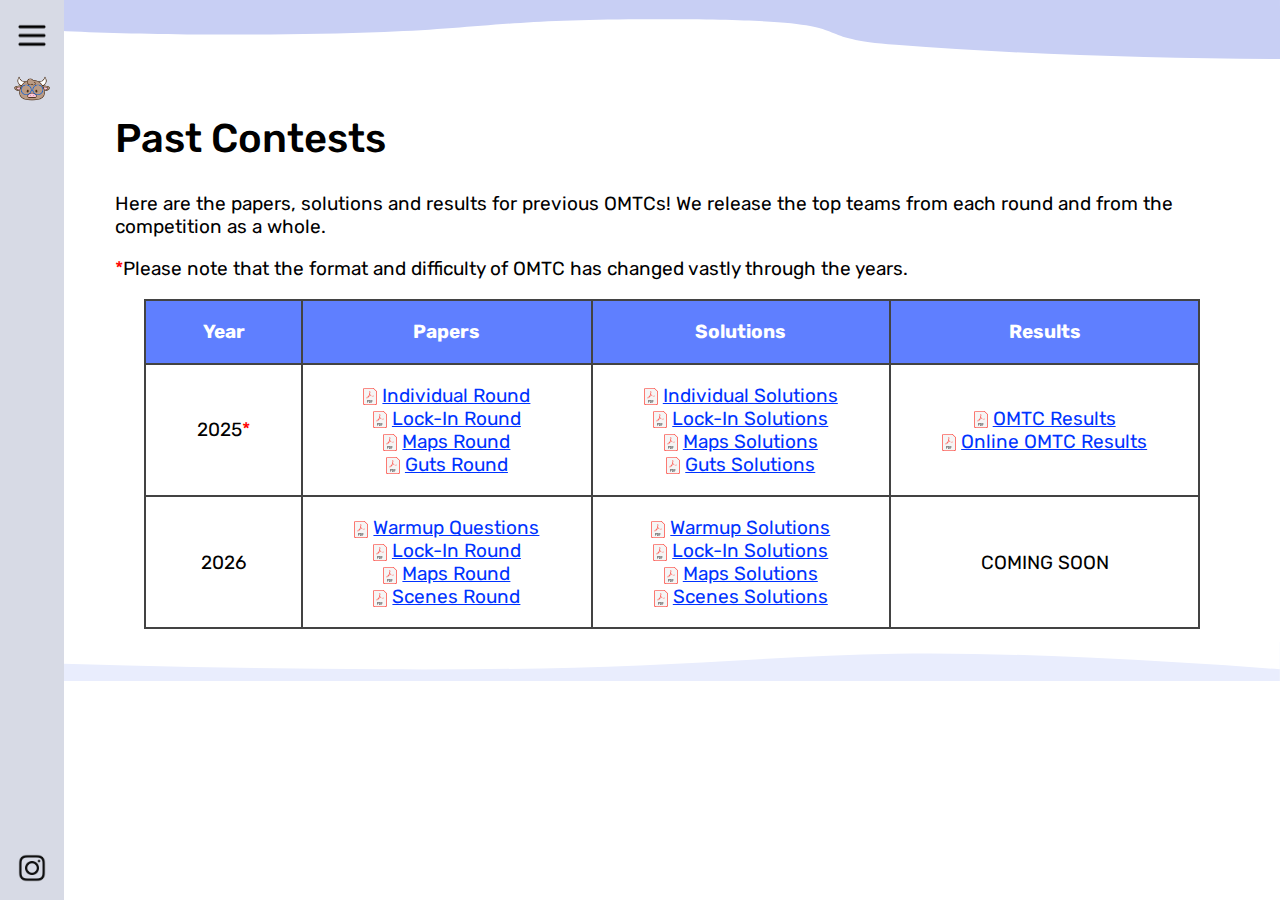
<file: results.html>
<!DOCTYPE html>
<html>
<head>
<title>OMTC - Past Contests</title>
<meta name="viewport" content="width=device-width, initial-scale=1.0">
<link rel="preconnect" href="https://fonts.googleapis.com">
<link rel="preconnect" href="https://fonts.gstatic.com" crossorigin>
<link href="https://fonts.googleapis.com/css2?family=Rubik:ital,wght@0,300..900;1,300..900&display=swap" rel="stylesheet">
<link rel="apple-touch-icon" sizes="180x180" href="assets/favicons/apple-touch-icon.png">
<link rel="icon" type="image/png" sizes="32x32" href="assets/favicons/favicon-32x32.png">
<link rel="icon" type="image/png" sizes="16x16" href="assets/favicons/favicon-16x16.png">
<link rel="manifest" href="assets/favicons/site.webmanifest">

<link rel="stylesheet" type="text/css" href="style.css">
<link rel="stylesheet" type="text/css" href="navbar.css">
<link rel="stylesheet" type="text/css" href="results.css">

<script>
    (function(w,d,e,u,f,l,n){w[f]=w[f]||function(){(w[f].q=w[f].q||[])
    .push(arguments);},l=d.createElement(e),l.async=1,l.src=u,
    n=d.getElementsByTagName(e)[0],n.parentNode.insertBefore(l,n);})
    (window,document,'script','https://assets.mailerlite.com/js/universal.js','ml');
    ml('account', '1745624');
</script>
</head>
<body>

<div id="long-sidenav">
    <div class="sidenav-header">
        <img src="assets/logowhite.png" loading="eager" class="sitelogo">
        <button id="closeit"><img src="assets/cross.png" class="omuicon"></button>
    </div>
    
    <div class="sidenav-links">
        <a href="/">Home</a>
        <a href="register">Register</a>
        <a href="prepare">Prepare</a>
        <a class="active" href="results">Past Contests</a>
        <a href="about">About Us</a>
    </div>

    <img id="omubridges" loading="eager" src="assets/omubridges.png">
</div>

<div id="short-sidenav">
    <div class="sidenav-header">
        <button id="hamburger"><img src="assets/hamburger.png" class="omuicon"></button> 
        <a href="/"><img src="assets/favicons/android-chrome-512x512.png" class="omuicon"></a>
    </div>  
    
    <div class="sidenav-links">
        <a href="https://www.instagram.com/oxford_mtc/"><img src="assets/instagram.png" class="socials"></a>
    </div>
</div>

<div id="content">
    <img src="assets/waves9.svg" class="section-transition">
    <div id="results">
        <h1>Past Contests</h1>
        <p>Here are the papers, solutions and results for previous OMTCs! We release the top teams from each round and from the competition as a whole.
        <p><span style="color: red;">*</span>Please note that the format and difficulty of OMTC has changed vastly through the years.</p>
        <div class="table-wrapper">
            <table class="pdftable">
                <tr>
                    <th>Year</th><th>Papers</th><th>Solutions</th><th>Results</th>
                </tr>
                <tr>
                    <td>2025<span style="color: red;">*</span></td>
                    <td><div><img src="assets/PDF_file_icon.svg" class="icon"> <a href='/docs/omtc25/25_individual_questions.pdf' target="_blank" class="glink">Individual Round</a></div>
                        <div><img src="assets/PDF_file_icon.svg" class="icon"> <a href='/docs/omtc25/25_lockin_questions.pdf' target="_blank" class="glink">Lock-In Round</a></div>
                        <div><img src="assets/PDF_file_icon.svg" class="icon"> <a href='/docs/omtc25/25_maps_questions.pdf' target="_blank" class="glink">Maps Round</a></div>
                        <div><img src="assets/PDF_file_icon.svg" class="icon"> <a href='/docs/omtc25/25_guts_questions.pdf' target="_blank" class="glink">Guts Round</a></div>
                    </td>
                    <td><div><img src="assets/PDF_file_icon.svg" class="icon"> <a href='/docs/omtc25/25_individual_solutions.pdf' target="_blank" class="glink">Individual Solutions</a></div>
                        <div><img src="assets/PDF_file_icon.svg" class="icon"> <a href='/docs/omtc25/25_lockin_solutions.pdf' target="_blank" class="glink">Lock-In Solutions</a></div>
                        <div><img src="assets/PDF_file_icon.svg" class="icon"> <a href='/docs/omtc25/25_maps_solutions.pdf' target="_blank" class="glink">Maps Solutions</a></div>
                        <div><img src="assets/PDF_file_icon.svg" class="icon"> <a href='/docs/omtc25/25_guts_solutions.pdf' target="_blank" class="glink">Guts Solutions</a></div>
                    </td>
                    <td><div><img src="assets/PDF_file_icon.svg" class="icon"> <a href='/docs/omtc25/25_omtc_results.pdf' target="_blank" class="glink">OMTC Results</a></div>
                        <div><img src="assets/PDF_file_icon.svg" class="icon"> <a href='/docs/omtc25/25_oomtc_results.pdf' target="_blank" class="glink">Online OMTC Results</a></div>
                    </td>
                </tr>
                <tr>
                    <td>2026</td>
                    <td><div><img src="assets/PDF_file_icon.svg" class="icon"> <a href='/docs/omtc26/26_warmup_questions.pdf' target="_blank" class="glink">Warmup Questions</a></div>
                        <div><img src="assets/PDF_file_icon.svg" class="icon"> <a href='/docs/omtc26/26_lockin_questions.pdf' target="_blank" class="glink">Lock-In Round</a></div>
                        <div><img src="assets/PDF_file_icon.svg" class="icon"> <a href='/docs/omtc26/26_maps_questions.pdf' target="_blank" class="glink">Maps Round</a></div>
                        <div><img src="assets/PDF_file_icon.svg" class="icon"> <a href='/docs/omtc26/26_scenes_questions.pdf' target="_blank" class="glink">Scenes Round</a></div>
                    </td>
                    <td><div><img src="assets/PDF_file_icon.svg" class="icon"> <a href='/docs/omtc26/26_warmup_solutions.pdf' target="_blank" class="glink">Warmup Solutions</a></div>
                        <div><img src="assets/PDF_file_icon.svg" class="icon"> <a href='/docs/omtc26/26_lockin_solutions.pdf' target="_blank" class="glink">Lock-In Solutions</a></div>
                        <div><img src="assets/PDF_file_icon.svg" class="icon"> <a href='/docs/omtc26/26_maps_solutions.pdf' target="_blank" class="glink">Maps Solutions</a></div>
                        <div><img src="assets/PDF_file_icon.svg" class="icon"> <a href='/docs/omtc26/26_scenes_solutions.pdf' target="_blank" class="glink">Scenes Solutions</a></div>
                    </td>
                    <td> COMING SOON
                        <!-- <div><img src="assets/PDF_file_icon.svg"> <a href='/docs/omtc26/results.pdf' target="_blank" class="glink">OMTC 2026 Results</a></div>
                    <div><img src="assets/PDF_file_icon.svg"> <a href='/docs/omtc26/online_results.pdf' target="_blank" class="glink">Online OMTC 2026 Results</a></div> -->
                    </td>
                </tr>
            </table>
        </div>
    </div>
    <img src="assets/waves5.svg" class="section-transition">
</div>
<script src="script.js"></script>

</body>
</html>
</file>
<file: style.css>
html {margin: 0; padding: 0;}
body {margin: 0; padding: 0;}

h1 {
  margin: 0;
  font-weight: 500;
}

h2 {
  font-weight: 450;
}

#content {
  margin-left: 5%;
  font-family: "Rubik", sans-serif;
  font-optical-sizing: auto;
  font-weight: 400;
  font-style: normal;
}
/* @media screen and (max-width: 900px) {
  ul.sidenav {
    width: 100%;
    height: auto;
    position: sticky;
    top: 0;
    width: 100%;
    z-index: 1000;
  }
  
  ul.sidenav li a {
    float: left;
    padding: 15px;
  }

  ul.sidenav li img {
    float: left;
    padding: 7px 30px 7px 20px;
  }
  
  div.content {margin-left: 0;}
} */

/* @media screen and (max-width: 500px) {
  ul.sidenav li img {
    margin: auto;
    float: none;
  }
  
  ul.sidenav li a {
    text-align: center;
    float: none;
  }
} */

.buttonlink {
  color: #2c343b;
  border: 0.1vmax solid #2c343b; 
  text-align: center;
  text-decoration: none;
  display: inline-block;
  border-radius: 1000px;
}

.buttonlink:hover, .buttonlink:active {
  background-color: #2c343b;
  color: white;
}

.section-transition {
  width: 100vw;
  margin-left: calc(100% - 100vw);
  margin-right: calc(100% - 100vw);
  overflow: hidden;
  user-select: none; 
  pointer-events: none;
  -webkit-user-select: none;
  -ms-user-select: none;
  display: block;
}

mark.warning {
  color:#ff0000;
  background: none;
  font-weight: 500;
}

mark.question {
  background: none;
  font-weight: 550;
}

.responsiveleft {
  float: left;
}

.glink {
  color:hsl(228, 100%, 50%);
}

.glink:hover {
  text-decoration: solid underline 2px;
}

.glink:visited {
  color: hsl(300, 100%, 37.5%);
}

.pdftable {
    border-collapse: collapse;
    margin: 0 auto;
}

.pdftable, th, td {
    border: 2px solid rgb(67, 67, 67);
}

.pdftable th {
    background-color: #5f7fff;
    color: white;
}

.pdftable td:hover {
    background-color: #d6dfff;
}

.pdftable th, td {
    padding: 1.5vw 4vw;
    text-align: center;
}

.pdftabletd div{
    display: flex;
    align-items: center;
    justify-content: center;
    gap: 0.5vw;
}

.pdftable td img {
    width: 14px;
}

@media screen and (max-width: 500px) {
  .responsiveleft {
    float: none;
  }
}

@media screen and (orientation: portrait) {
  #content {
    margin-left: 0;
    padding-top: 8vh;
    width: 100vw;
  }

  .responsiveleft {
    float: none;
  }
  
  .pdftable td div{
      display: flex;
      align-items: center;
      justify-content: center;
      gap: 2vw;
  }

  .pdftable td img {
      width: 4vw;
  }
}
</file>
<file: navbar.css>
#long-sidenav {
    position: relative;
    list-style-type: none;
    min-width: min(256px, 30vw);
    text-align: center;
    margin: 0;
    padding: 0;
    width: 20vw;
    container-type: size;
    transform: translateX(-100%);
    background-color: #d7dae5;
    position: fixed;
    height: 101vh;
    transition: transform 0.5s cubic-bezier(0.215, 0.610, 0.355, 1);
    z-index: 2;
}
  
#long-sidenav .sidenav-header{
    display: block;
    color: #000;
    padding: 5% 3%;
    text-decoration: none;
}

#long-sidenav .sidenav-header img {
    padding: 5% 3%;
}
  
#long-sidenav a {
    display: block;
    text-align: center;
    color: #000;
    padding: 4vh;
    text-decoration: none;
    font-family: "Rubik", sans-serif;
    font-optical-sizing: auto;
    font-weight: 400;
    font-style: normal;
    font-size: 4cqh;
}
   
#long-sidenav a.active {
    background-color: #646985;
    color: white;
}
  
#long-sidenav a:hover:not(.active) {
    background-color: #c8cff4;
}
  
#long-sidenav .sidenav-header {
    display: flex;
    align-items: center;
    justify-content: space-between;
    padding: 3% 5%;
}

#omubridges {
    width: 80%;
    position: absolute;
    left: 10%;
    bottom: 4vh;
    margin-top: 5vw;
    border-radius: 0.7vw;
}
  
#short-sidenav {
    z-index: 1;
    list-style-type: none;
    margin: 0;
    padding: 0;
    width: 5vw;
    min-width: min(50px, 10vw);
    background-color: #d7dae5;
    position: fixed;
    height: 101vh;
    overflow: auto;
    display: flex;
    flex-direction: column;
    align-items: center;
    justify-content: space-between;
}
  
  /* #short-sidenav img {
    display: block;
    color: #000;
    padding: 8px 8px;
    text-decoration: none;
  } */
  
#short-sidenav .sidenav-header {
    display: flex;
    flex-direction: column;
    align-items: center;
    justify-content: center;
    padding-top: 2vh;
    gap: 2vh;
}
  
#short-sidenav .sidenav-links {
    display: flex;
    flex-direction: column;
    align-items: center;
    justify-content: center;
    
    padding-bottom: 3vh;
}
  
#short-sidenav .sidenav-links .socials {
    width: 80%;
}

#short-sidenav a{
    display: flex;
    align-items: center;
    justify-content: center;
    width: 55%;
}

button {
    all: unset;
    display: flex;
    justify-content: center;
    align-items: center; 
    cursor: pointer;
}

#hamburger{
    width: 55%;
}

#closeit{
    width: 15%;
}

.sitelogo {
    width: 70%;
}

.omuicon {
    width: 100%;
}

@media screen and (orientation: portrait) {
    #short-sidenav {
        height: 8vh;
        width: 100vw;
        flex-direction: row;
        align-items: center;
    }
  
    #short-sidenav .sidenav-header {
        flex-direction: row;
        padding: 0 3vw;
        gap: 3vw;
    }
  
    #short-sidenav .sidenav-links {
        flex-direction: row;
        padding: 0 3vw;
    }
  
    #long-sidenav {
        width: 100%;
        transform: translateY(-100%);
    }

    #long-sidenav a{
        font-size: 6vw;
        padding: 4vh;
    }

    #omubridges {
        border-radius: 4vw;
        bottom: 10%;
    }

    button{
        width: auto;
    }

    .omuicon {
        height: 4.5vh;
        width: auto;
    }

    .sitelogo {
        height: 12vw;
        width: auto;
    }

    #short-sidenav .sidenav-links .socials {
        height: 3.5vh;
        width: auto;
    }

    #omubridges {
        display: none;
    }
}
</file>
<file: about.css>
#contact-details {
    padding: 0.1vw 4vw 1vw calc(19.4px + 2.5vw);
    background-color: #e9edfd;
}

#contact-boxes{
    display: flex;
    align-items: center;
    justify-content: space-evenly;
    flex-wrap: wrap;
}

.teamphoto {
    user-select: none; 
    pointer-events: none;
    -webkit-user-select: none;
    -ms-user-select: none;
}

.fullteamphoto {
    width: 600px;
    margin-top: 2vw;
    margin-bottom: 2vw;
    user-select: none; 
    pointer-events: none;
    -webkit-user-select: none;
    -ms-user-select: none;
    border-radius: 15px;
}

.social-box {
    width: 200px;
    border-radius: 15px;
    padding: 20px;
    margin: 2vw 20px;
    cursor: pointer;
    transition: transform 500ms ease-out;
    color:white;
    text-decoration: none;
}

.social-box:hover {
    transform: scale(1.05);
}

.social-box .wrap {
    width: 100%;
    display: flex;
    align-items: center;
    justify-content: space-between;
}

.social-box .wrap h3 {
    font-size: 17px;
    margin: 0;
}

.social-box .wrap img {
    height: 30px;
}

.social-box p {
    font-size: 15px;
    text-align: center;
    margin: 5% 0 0 0;
}

#ig {
    background: radial-gradient(circle at 30% 107%, #fd5949 25%,#d6249f 60%,#285AEB 90%);
}

.contact-form { 
    font-size: 20px;
}

textarea, input {
    font-family: "Rubik", sans-serif;
}

textarea {
    height: 100px;
    width: 200px;
    resize: vertical;
    min-height: 2.25rem;
}

.buttonlink {
    padding: 10px 20px;
    font-size: 15px;
}

label {
    display: block;
    margin-bottom: 0.5rem;
}

#about-content {
    padding: 1vw 4vw 1vw calc(19.4px + 2.5vw);
}

#omutree{
    width: 150px;
}

#about-description{
    display: flex;
    flex-direction: column;
    align-items: center;
    text-align: center;
}

#about-description p{
    font-size: 20px;
}

.sidebyside {
    display:flex;
    gap:3.5rem;
    margin-bottom:1.25rem;
}

.sidebyside > div {
    width: 50%;
}

.flex-container {
    background-color: #C8CFF4;
    padding: 2vw 4.25vw 2vw calc(19.4px + 2.75vw);
    display: flex;
    flex-wrap: wrap;
    justify-content: center;
    align-items: center;
}

.flex-container > div {
    background-color: #e9edfd;
    width: 240px;
    margin: 10px;
    border-radius: 10px;
    padding: 20px;
}

.flex-container > div > h2 {
    text-align: center;
    margin-top: 20px;
    margin-bottom: 6px;
}

.flex-container > div > p {
    text-align: center;
    margin-top: 0px;
}

.flex-container > div > img {
    width: 60%;
    border-radius: 10px;
    display: block;
    margin-left: auto;
    margin-right: auto;
}

h1{
    font-size: 40px;
    margin: 3vw 0 30px 0;
}

@media screen and (orientation: portrait) {
    #contact-details {
        padding: 3vw 4.25vw 10vw 4.25vw;
    }
    
    #contact-boxes{
        margin-top: 5vw;
    }

    .social-box {
        width: 35vw;
        padding: 3vw;
        border-radius: 2vw;
    }

    .social-box .wrap h3 {
        font-size: 3vw;
    }

    .social-box .wrap img {
        height: 4vw;
    }

    .social-box p {
        font-size: 2.5vw;
    }

    .fullteamphoto {
        width: 80vw;
    }

    #about-content {
        padding: 3vw 4.25vw 10vw 4.25vw;
    }

    #omutree{
        width: 40vw;
    }

    #about-content p{
        font-size: 4.5vw;
    }

    #omutree{
        text-align: center;
    }

    #omutree img{
        width: 50vw;
    }

    .sidebyside {
        display: inline;
        margin-bottom: 0px;
    }

    .sidebyside > div {
        width: 100%;
        margin-bottom: 1.25rem;
    }

    .flex-container{
        padding-left: 4.25vw;
    }

    .flex-container > div {
        background-color: #e9edfd;
        width: 66vw;
        margin: 3vw;
        border-radius: 2.4vw;
        padding: 5vw;
    }

    .flex-container > div > h2 {
        text-align: center;
        font-size: 7vw;
        margin-top: 6vw;
        margin-bottom: 2vw;
    }

    .flex-container > div > p {
        text-align: center;
        font-size: 4.5vw;
        margin-top: 0px;
    }

    .flex-container > div > img {
        width: 60%;
        border-radius: 2.4vw;
        display: block;
        margin-left: auto;
        margin-right: auto;
    }

    h1{
        font-size: 8vw;
        margin: 3vw 0;
    }
}

/* contact form styling */

.invalid-feedback,
.empty-feedback {
  display: none;
}

.was-validated :placeholder-shown:invalid ~ .empty-feedback {
  display: block;
}

.was-validated :not(:placeholder-shown):invalid ~ .invalid-feedback {
  display: block;
}

.is-invalid,
.was-validated :invalid {
  border-color: #dc3545;
}

.reasonably-angry {
    margin-top: 0.25rem;
    font-size: 0.875rem;
    line-height: 1.25rem;
    color: rgb(248,113,113);
}

/* .form-input {
    width: 100%;
    border-radius: 0.375rem; 
    border-width: 2px; 
    border-color: rgb(165,180,252); 
    padding-left: 0.75rem; 
    padding-right: 0.75rem; 
    padding-top: 0.5rem; 
    padding-bottom: 0.5rem; 
    color: rgb(209,213,219); 
    outline: 2px solid transparent; 
    outline-offset: 2px; 
    box-shadow: 0 0 0 0px #fff,   0 0 0 calc(3px + 0px) rgb(59,130,246,0.5), 0 0 #0000;
} */

.form-input {
    width: 100%; 
    box-sizing: border-box;
    border-radius: 0.375rem; 
    border-width: 2px; 
    border-color: #C8CFF4; 
    padding: 0.5rem 0.75rem;
}

.form-input:focus{
    outline: 2px solid transparent; 
    outline-offset: 2px; 
    box-shadow: 0 0 0 0px #fff,   0 0 0 calc(3px + 0px) rgb(59,130,246,0.5), 0 0 #0000;
}
</file>
<file: Untitled-1.css>
body {margin: 0; padding: 0;}

ul.sidenav {
  list-style-type: none;
  margin: 0;
  padding: 0;
  width: 20%;
  background-color: #d7dae5;
  position: fixed;
  height: 100%;
  overflow: auto;
}

ul.sidenav li img {
  display: block;
  color: #000;
  padding: 8px 16px;
  text-decoration: none;
  }

ul.sidenav li a {
  display: block;
  color: #000;
  padding: 8px 16px;
  text-decoration: none;
  font-family: "Rubik", sans-serif;
  font-optical-sizing: auto;
  font-weight: 400;
  font-style: normal;
  font-size: 18px;
}
 
ul.sidenav li a.active {
  background-color: #646985;
  color: white;
}

ul.sidenav li a:hover:not(.active) {
  background-color: #c8cff4;
}

div.content {
  margin-left: 20%;
  padding: 0px 0px;
  height: 1000px;
  font-family: "Rubik", sans-serif;
  font-optical-sizing: auto;
  font-weight: 400;
  font-style: normal;
}

.sitelogo {
    height: 39px;
}

.timeline-time {
    font-weight: normal;
    color: #676772;
    margin: 0px;
}

@media screen and (max-width: 900px) {
  ul.sidenav {
    width: 100%;
    height: auto;
    position: sticky;
    top: 0;
    width: 100%; /* Ensures the navbar spans the full width */
    z-index: 1000; /* Ensures the navbar appears above other content */
  }
  
  ul.sidenav li a {
    float: left;
    padding: 15px;
  }

  ul.sidenav li img {
    float: left;
    padding: 7px 30px 7px 20px;
  }
  
  div.content {margin-left: 0;}
}

@media screen and (max-width: 500px) {
  ul.sidenav li img {
    margin: auto;
    float: none;
  }
  
  ul.sidenav li a {
    text-align: center;
    float: none;
  }
}

/* hide disabled button */
.flickity-button:disabled {
  display: none;
}

.gallery-container {
  background-color: #e9edfd;
  padding: 30px 0px;
}

.gallery-cell {
  width: 300px;
  height: 300px;
}

.realcell {
    transition:
    margin 0.3s, transform 0.3s, background-color 0.3s;
    border-radius: 10px;
    padding: 20px;
}

.gallery-cell .realcell {
    width: 200px;
    height: 200px;
    margin: 30px;
    background-color: #d7dae5;
}

.gallery-cell.is-selected .realcell {
    transform: scale(1.25);
    background-color: #c8cff4;
}

.buttonlink {
  color: #2c343b;
  border: 2px solid #2c343b; 
  padding: 8px 16px;
  text-align: center;
  text-decoration: none;
  font-size: 14px;
  display: inline-block;
  border-radius: 1000px;
}

.buttonlink:hover, .buttonlink:active {
  background-color: #2c343b;
  color: white;
}

.section-transition {
  width: 100%; 
  margin: -1px 0px;
  user-select: none; 
  pointer-events: none;
  -webkit-user-select: none;
  -ms-user-select: none;
  display: block;
}

.omugraph {
  width: 70%;
  min-width: 1000px;
  mask-image: linear-gradient(310deg, rgba(0,0,0,1), rgba(0,0,0,0) 70%, rgba(0,0,0,0));
  position: absolute;
  right: 0;
  z-index: -1;
}
</file>
<file: past-contests.css>
#results {
    padding: 1vw 4vw 1vw calc(19.4px + 2.5vw);
    background-color: #ffffff;
}

h1{
    font-size: 40px;
    margin: 3vw 0 30px 0;
}

#content{
    font-size: 19px;
}

.icon {
    height: 1em;
    vertical-align: middle;
}

@media screen and (orientation: portrait) {
    h1{
        font-size: 8vw;
        margin: 3vw 0;
    }

    #content{
        font-size: 4.5vw;
    }

    #results {
        padding-left: 4vw;
    }

    #result-bottom {
        display: none;
    }
}
</file>
<file: prepare.css>
#syllabus-and-format {
    padding: 0.1vw 4vw 1vw calc(19.4px + 2.5vw);
    background-color: #C8CFF4;
}

#practice {
    padding: 1vw 4vw 1vw calc(19.4px + 2.5vw);
    background-color: #ffffff;
}

#faq {
    padding: 1vw 4vw 3vw calc(19.4px + 2.5vw);
    background-color: #e9edfd;
}

.glink {
  color:hsl(228, 100%, 50%);
}

.glink:hover {
  text-decoration: solid underline 2px;
}

.glink:visited {
  color: hsl(300, 100%, 37.5%);
}

table {
    border-collapse: collapse;
    margin: 0 auto;
}

table, th, td {
    border: 2px solid rgb(67, 67, 67);
}

th {
    background-color: #5f7fff;
    color: white;
}

td:hover {
    background-color: #d6dfff;
}

th, td {
    padding: 1.5vw 4vw;
    text-align: center;
}

td div{
    display: flex;
    align-items: center;
    justify-content: center;
    gap: 0.5vw;
}

td img {
    width: 14px;
}

h1{
    font-size: 40px;
    margin: 3vw 0 30px 0;
}

#content{
    font-size: 19px;
}

.icon {
    height: 1em;
    vertical-align: middle;
}

@media screen and (orientation: portrait) {
    h1{
        font-size: 8vw;
        margin: 3vw 0;
    }

    #content{
        font-size: 4.5vw;
    }

    #syllabus-and-format {
        padding-left: 4vw;
    }

    #practice {
        padding-left: 4vw;
    }

    #faq {
        padding-left: 4vw;
    }

    td div{
        display: flex;
        align-items: center;
        justify-content: center;
        gap: 2vw;
    }

    td img {
        width: 4vw;
    }
}
</file>
<file: register.css>
#register-content {
    padding: 0.1vw 4vw 0.1vw calc(19.4px + 2.5vw);
    background-color: #ffffff; 
}

#logistics {
    padding: 1vw 4vw 1vw calc(19.4px + 2.5vw);
    background-color: #e9edfd;
}

#key-dates{
    padding: 0.5vw 4vw 0.5vw calc(19.4px + 2.5vw);
    background-color: #e9edfd; 
}

#offline-itinerary{
    padding: 0.5vw 4vw 0.5vw calc(19.4px + 2.5vw);
    background-color: #e9edfd; 
}

#online-itinerary{
    padding: 0.5vw 4vw 4vw calc(19.4px + 2.5vw);
    background-color: #e9edfd; 
}

#other-events{
    padding: 0.5vw;
    background-color: #e9edfd; 
}

#faq{
    padding: 1vw 4vw 3vw calc(19.4px + 2.5vw);
    background-color: #c8cff4;
}

h1{
    font-size: 40px;
    margin: 3vw 0 30px 0;
}

#content{
    font-size: 19px;
}

.pdf-icon {
    width: 14px;
}

@media screen and (orientation: portrait) {
    h1{
        font-size: 8vw;
        margin: 3vw 0;
    }

    #content{
        font-size: 4.5vw
    }

    ul{
        padding-left: 7vw;
    }

    ol{
        padding-left: 7vw;
    }
    
    #register-content {
        padding-left: 4vw;
    }

    #logistics {
        padding-left: 4vw;
    }

    #key-dates{
        padding-left: 4vw;
    }

    #offline-itinerary{
        padding-left: 4vw;
    }

    #online-itinerary{
        padding-left: 4vw;
    }

    #faq{
        padding-left: 4vw;
    }
}
</file>
<file: results.css>
#results {
    padding: 1vw 4vw 1vw calc(19.4px + 2.5vw);
    background-color: #ffffff;
}

h1{
    font-size: 40px;
    margin: 3vw 0 30px 0;
}

#content{
    font-size: 19px;
}

.icon {
    height: 1em;
    vertical-align: middle;
}

@media screen and (orientation: portrait) {
    h1{
        font-size: 8vw;
        margin: 3vw 0;
    }

    #content{
        font-size: 4.5vw;
    }

    #syllabus-and-format {
        padding-left: 4vw;
    }

    #results {
        padding-left: 4vw;
    }

    #faq {
        padding-left: 4vw;
    }
}
</file>
